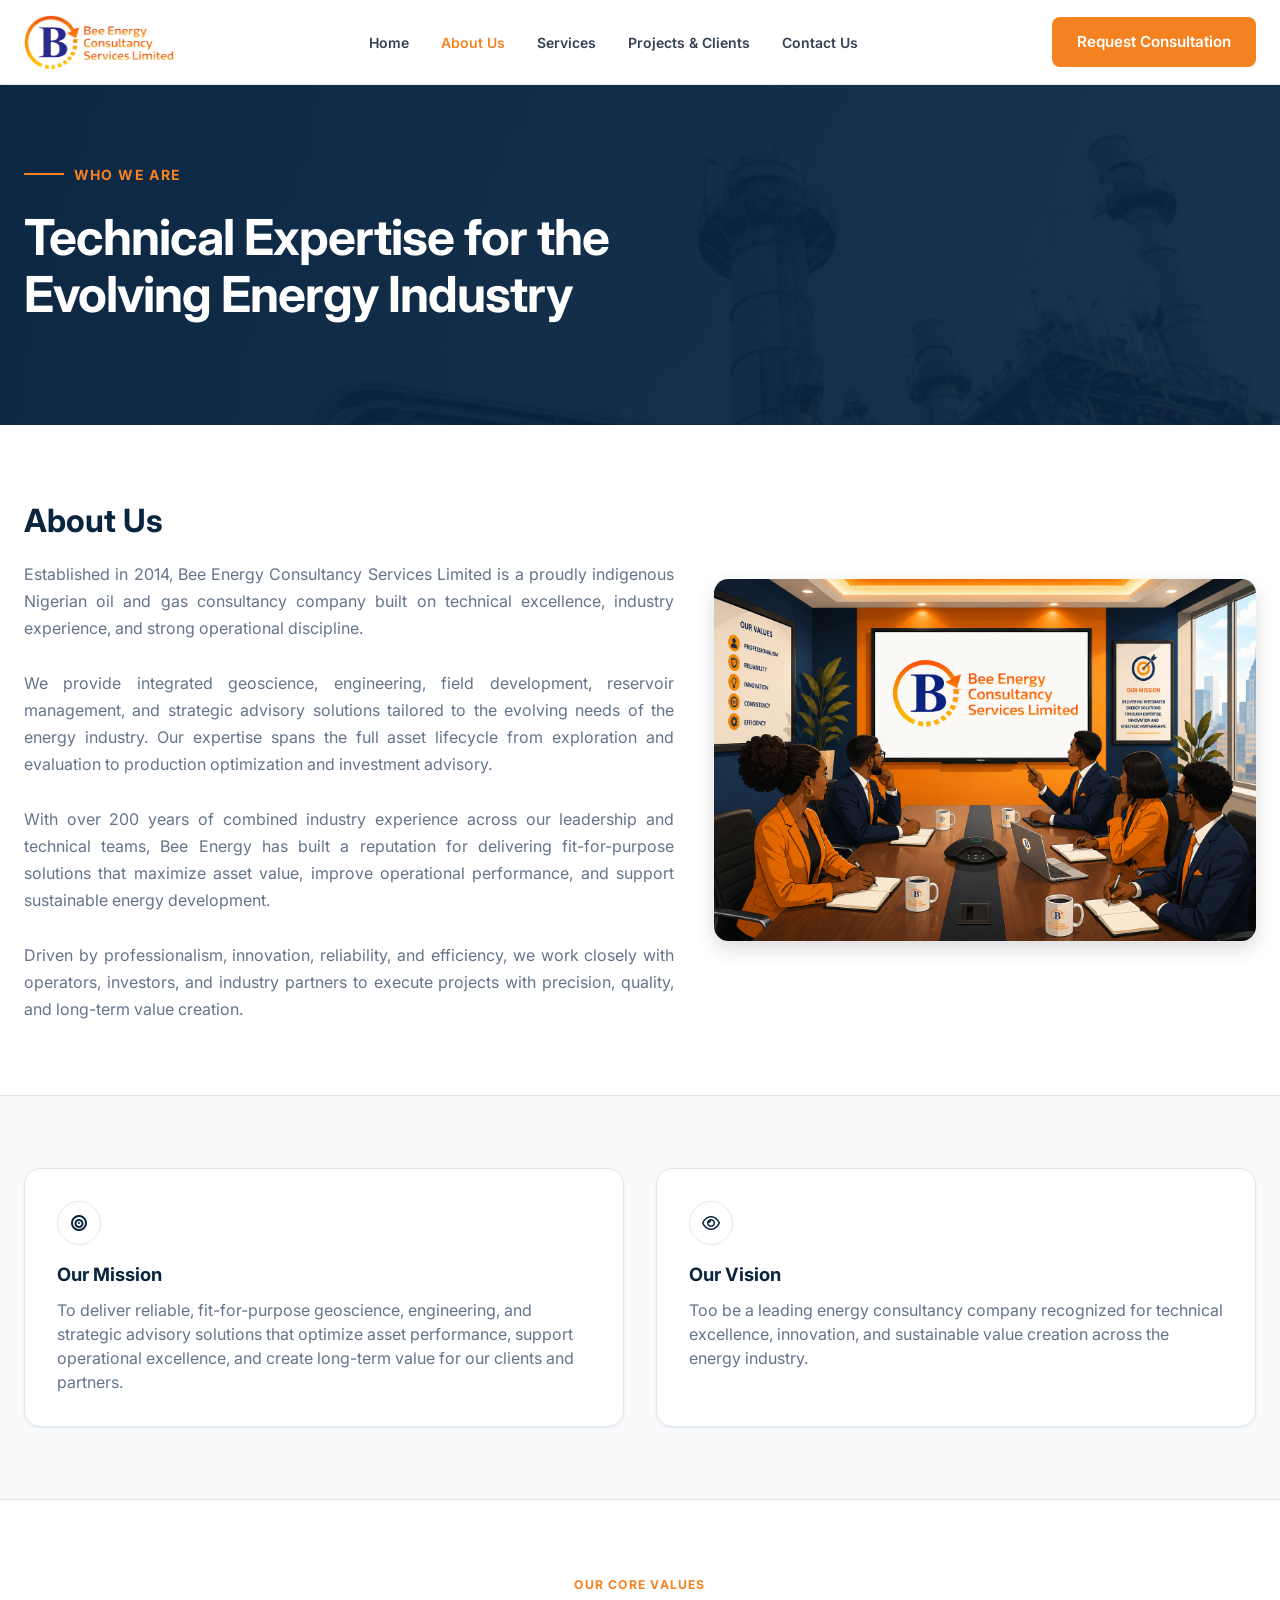
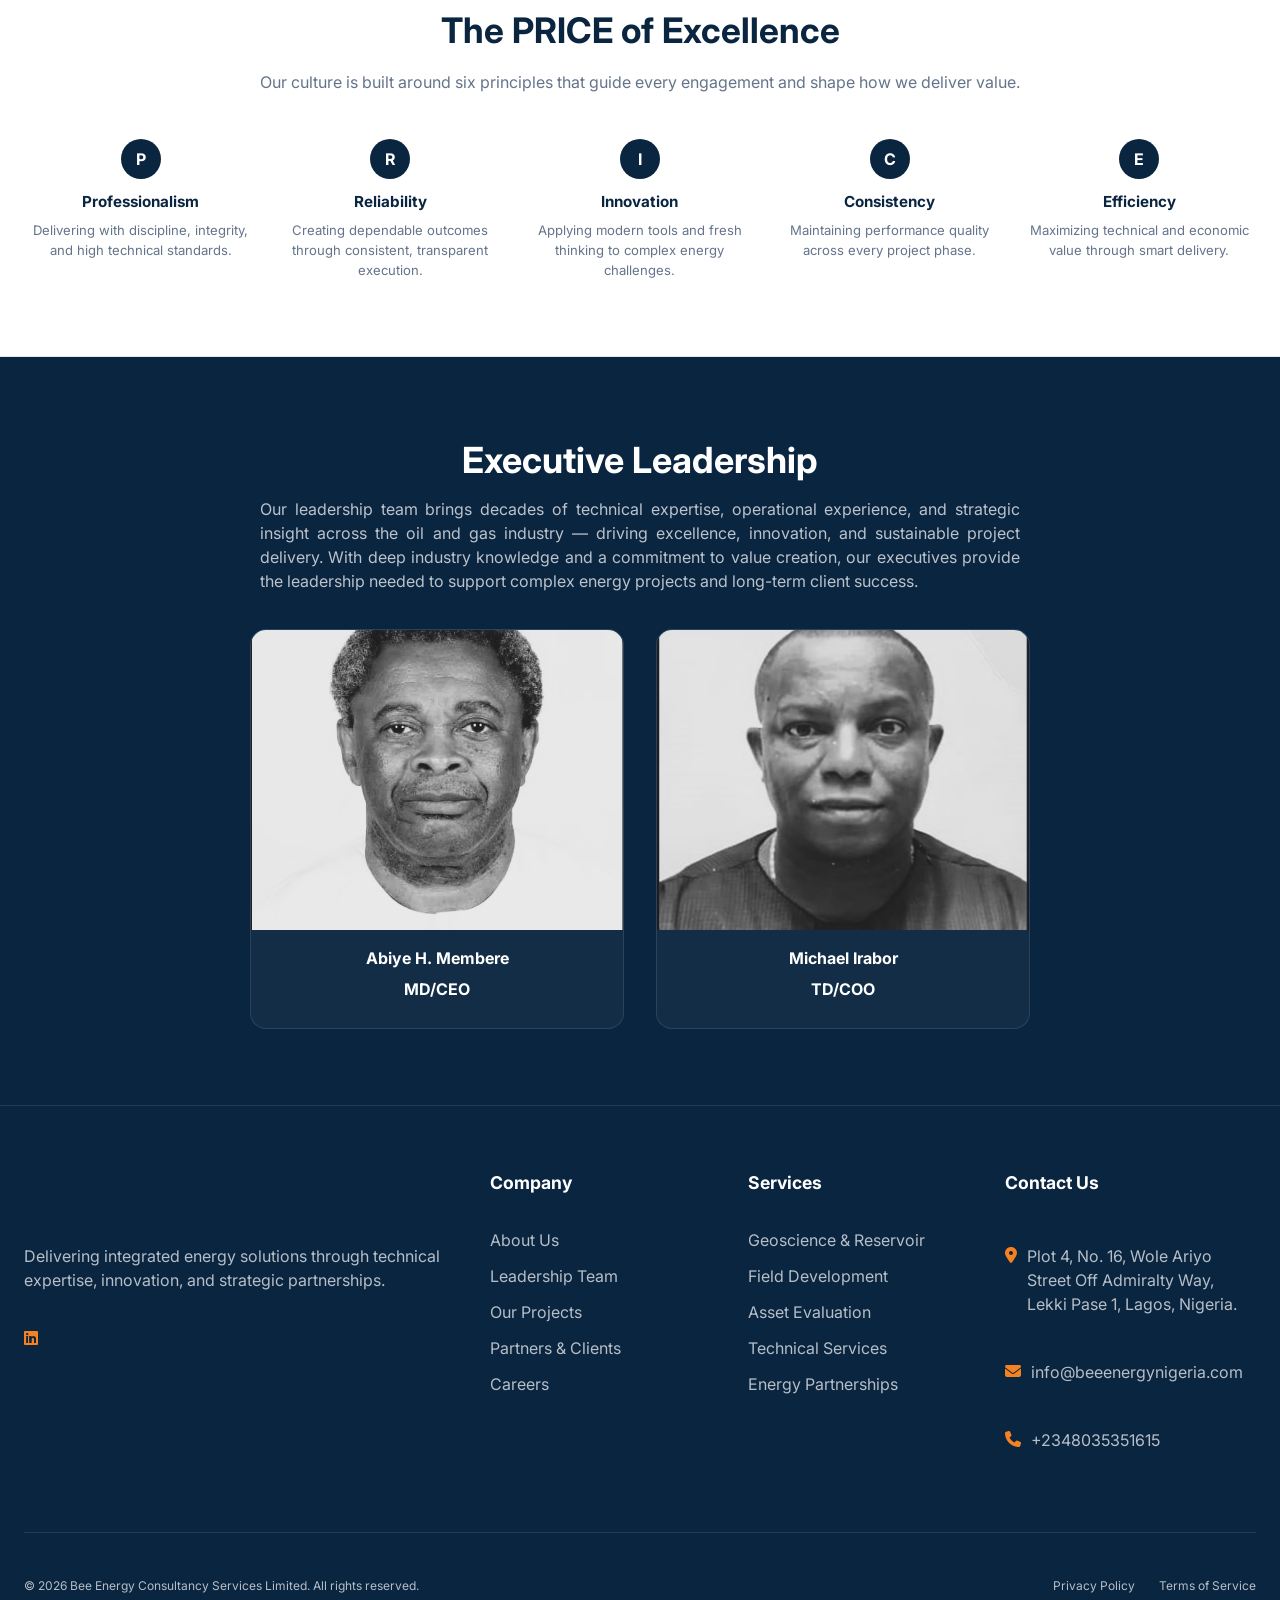
<file: about-us.html>
<!doctype html>
<html lang="en">
  <head>
    <meta charset="UTF-8" />
    <meta name="viewport" content="width=device-width, initial-scale=1.0" />
    <title>About Us | Bee Energy Consultancy Services Limited</title>
<meta
  name="description"
  content="Learn about Bee Energy Consultancy Services Limited, our leadership team, technical expertise, core values, and commitment to delivering integrated energy solutions."
/>
<!-- Favicon -->
<link rel="icon" type="image/png" href="images/favicon.png" />

<!-- Open Graph -->
<meta property="og:site_name" content="Bee Energy Consultancy Services Limited" />
<meta property="og:type" content="website" />
<meta property="og:title" content="Bee Energy Consultancy Services Limited" />
<meta property="og:description" content="Integrated energy solutions across the oil and gas value chain." />
<meta property="og:image" content="https://beeenergynigeria.com/images/logo.png" />
<meta property="og:url" content="https://beeenergynigeria.com" />

<!-- Twitter/X -->
<meta name="twitter:card" content="summary_large_image" />
<meta name="twitter:title" content="Bee Energy Consultancy Services Limited" />
<meta name="twitter:description" content="Integrated energy solutions across the oil and gas value chain." />
<meta name="twitter:image" content="https://beeenergynigeria.com/images/logo.png" />
    <link rel="preconnect" href="https://fonts.googleapis.com" />
    <link rel="preconnect" href="https://fonts.gstatic.com" crossorigin />
    <link
      href="https://fonts.googleapis.com/css2?family=Inter:wght@300;400;500;700;900&display=swap"
      rel="stylesheet"
    />
    <link
       rel="stylesheet"
  href="https://cdnjs.cloudflare.com/ajax/libs/font-awesome/6.5.1/css/all.min.css"
    />
    <link rel="stylesheet" href="styles/main.css" />
    <link rel="stylesheet" href="styles/about.css" />
  </head> 
  <body>
   

    <header class="site-header">
      <div class="container nav-shell">
       <a href="index.html" class="brand" aria-label="Bee Energy home">
  <img src="./images/logo.png" alt="Bee Energy Logo" class="logo" />
  
</a>


        <button
          id="menu-toggle"
          class="menu-toggle"
          type="button"
          aria-label="Open main menu"
          aria-expanded="false"
          aria-controls="primary-nav"
        >
          <i class="fa-solid fa-bars" aria-hidden="true"></i>
        </button>

        <nav id="primary-nav" class="primary-nav" aria-label="Primary">
          <a href="index.html">Home</a>
          <a class="active" href="about-us.html">About Us</a>
          <a href="services.html">Services</a>
          <a href="project_Clients.html">Projects & Clients</a>
          
          <a href="contact-us.html">Contact Us</a>
        </nav>

        <a href="contact-us.html" class="btn btn-accent nav-cta">Request Consultation</a>
      </div>
    </header>

    <main id="main-content">
      <section class="about-hero">
        <img
          class="about-hero-bg"
          src="images/shutter.png"
          alt="Energy operations control room"
        />
        <div class="about-hero-overlay"></div>
        <div class="container about-hero-content">
          <p class="eyebrow"><span></span>Who We Are</p>
<h1>Technical Expertise for the Evolving Energy Industry</h1>
        </div>
      </section>

      <section class="legacy">
        <div class="container legacy-grid">
          <div class="legacy-copy">
            <h2>About Us</h2>
            <p style="text-align: justify;">
              Established in 2014, Bee Energy Consultancy Services Limited is a proudly indigenous Nigerian oil and gas consultancy company built on technical excellence, industry experience, and strong operational discipline.<br><br>

We provide integrated geoscience, engineering, field development, reservoir management, and strategic advisory solutions tailored to the evolving needs of the energy industry. Our expertise spans the full asset lifecycle from exploration and evaluation to production optimization and investment advisory.<br><br>

With over 200 years of combined industry experience across our leadership and technical teams, Bee Energy has built a reputation for delivering fit-for-purpose solutions that maximize asset value, improve operational performance, and support sustainable energy development.<br><br>

Driven by professionalism, innovation, reliability, and efficiency, we work closely with operators, investors, and industry partners to execute projects with precision, quality, and long-term value creation.
            </p>
            
          </div>

          <article class="legacy-media" aria-label="Team experience highlight">
            <img
              src="images/about.png"
              alt="Bee Energy team in strategy meeting"
            />
            
          </article>
        </div>
      </section>

      <section class="mission-vision">
        <div class="container mission-grid">
          <article class="mission-card">
            <div class="card-icon"><i class="fa-solid fa-bullseye" aria-hidden="true"></i></div>
            <h3>Our Mission</h3>
            <p>
              To deliver reliable, fit-for-purpose geoscience, engineering, and strategic advisory solutions that optimize asset performance, support operational excellence, and create long-term value for our clients and partners.
            </p>
          </article>

          <article class="mission-card">
            <div class="card-icon"><i class="fa-regular fa-eye" aria-hidden="true"></i></div>
            <h3>Our Vision</h3>
            <p>
              Too be a leading energy consultancy company recognized for technical excellence, innovation, and sustainable value creation across the energy industry.
            </p>
          </article>
        </div>
      </section>

      <section class="values">
        <div class="container">
          <div class="values-head">
            <p>Our Core Values</p>
            <h2>The PRICE of Excellence</h2>
            <p>
              Our culture is built around six principles that guide every engagement and shape how we deliver value.
            </p>
          </div>

          <div class="value-grid">
            <article class="value-item">
              <div class="value-icon">P</div>
              <h3>Professionalism</h3>
              <p>Delivering with discipline, integrity, and high technical standards.</p>
            </article>
            <article class="value-item">
              <div class="value-icon">R</div>
              <h3>Reliability</h3>
              <p>Creating dependable outcomes through consistent, transparent execution.</p>
            </article>
            <article class="value-item">
              <div class="value-icon">I</div>
              <h3>Innovation</h3>
              <p>Applying modern tools and fresh thinking to complex energy challenges.</p>
            </article>
            <article class="value-item">
              <div class="value-icon">C</div>
              <h3>Consistency</h3>
              <p>Maintaining performance quality across every project phase.</p>
            </article>
            <article class="value-item">
              <div class="value-icon">E</div>
              <h3>Efficiency</h3>
              <p>Maximizing technical and economic value through smart delivery.</p>
            </article>
          </div>
        </div>
      </section>

      <section class="leadership">
        <div class="container">
          <div class="leadership-head">
            <h2>Executive Leadership</h2>
            <p style="text-align: justify;">Our leadership team brings decades of technical expertise, operational experience, and strategic insight across the oil and gas industry — driving excellence, innovation, and sustainable project delivery. With deep industry knowledge and a commitment to value creation, our executives provide the leadership needed to support complex energy projects and long-term client success.</p>
          </div>

          <div class="leader-grid">
            <article class="leader-card">
              <img
                src="images/md.png"
                alt="Portrait of Managing Director"
              />
              <div class="leader-body">
                <h3>Abiye H. Membere</h3>
                <h3>MD/CEO</h3>
                
              </div>
            </article>

            <article class="leader-card">
              <img
                src="images/td.png"
                alt="Portrait of Technical Director"
              />
              <div class="leader-body">
                  <h3>Michael Irabor</h3>
                <h3>TD/COO</h3>
              </div>
            </article>
          </div>
        </div>
      </section>
    </main>

  <footer class="site-footer">
      <div class="container">
        <div class="footer-grid">
          <div>
            <div class="brand footer-brand">
              <i class="fa-solid fa-hexagon" aria-hidden="true"></i>
              <span>Bee Energy</span>
            </div>
            <p>
               Delivering integrated energy solutions through technical expertise,
  innovation, and strategic partnerships.
            </p>
            <div class="socials">
              <a href="https://www.linkedin.com/company/bee-energy-consultancy-services-ltd/?viewAsMember=true" aria-label="LinkedIn"><i class="fa-brands fa-linkedin" aria-hidden="true"></i></a>
             <!-- <a href="#" aria-label="X/Twitter"><i class="fa-brands fa-x-twitter" aria-hidden="true"></i></a>-->
            </div>
          </div>

          <div>
            <h3>Company</h3>
            <a href="about-us.html">About Us</a>
            <a href="about-us.html">Leadership Team</a>
            <a href="project_Clients.html">Our Projects</a>
            <a href="partners.html">Partners &amp; Clients</a>
            <a href="contact-us.html">Careers</a>
          </div>

          <div>
            <h3>Services</h3>
            <a href="services.html">Geoscience &amp; Reservoir</a>
            <a href="services.html">Field Development</a>
            <a href="services.html">Asset Evaluation</a>
            <a href="services.html">Technical Services</a>
            <a href="services.html">Energy Partnerships</a>
          </div>

          <div>
            <h3>Contact Us</h3>
            <p class="contact-item"><i class="fa-solid fa-location-dot" aria-hidden="true"></i> Plot 4, No. 16, Wole Ariyo Street Off Admiralty Way, Lekki Pase 1, Lagos, Nigeria.</p>
            <p class="contact-item"><i class="fa-solid fa-envelope" aria-hidden="true"></i> info@beeenergynigeria.com</p>
            <p class="contact-item"><i class="fa-solid fa-phone" aria-hidden="true"></i> +2348035351615</p>
          </div>
        </div>

        <div class="footer-bottom">
          <p>© 2026 Bee Energy Consultancy Services Limited. All rights reserved.</p>
          <div>
            <a href="privacy-policy.html">Privacy Policy</a>
            <a href="terms.html">Terms of Service</a>
          </div>
        </div>
      </div>
    </footer>

    <script src="js/main.js"></script>
  </body>
</html>
</file>
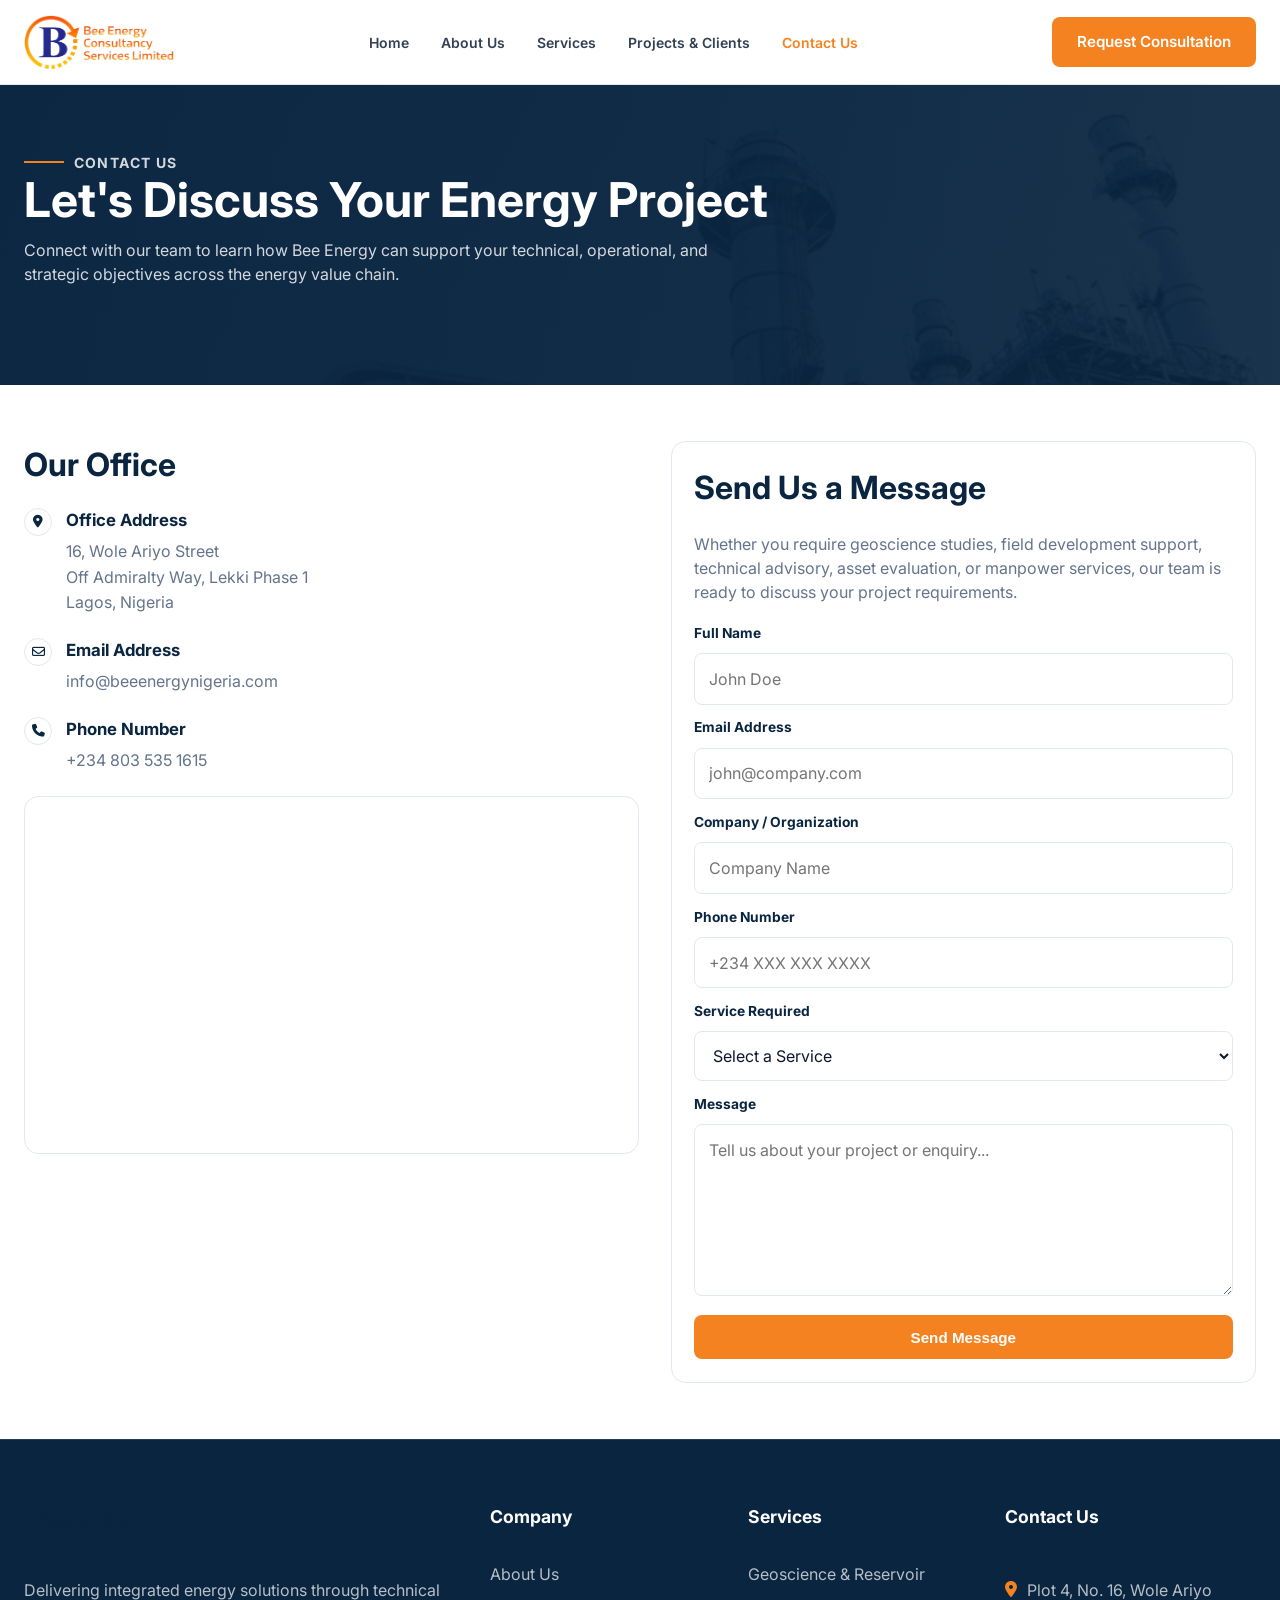
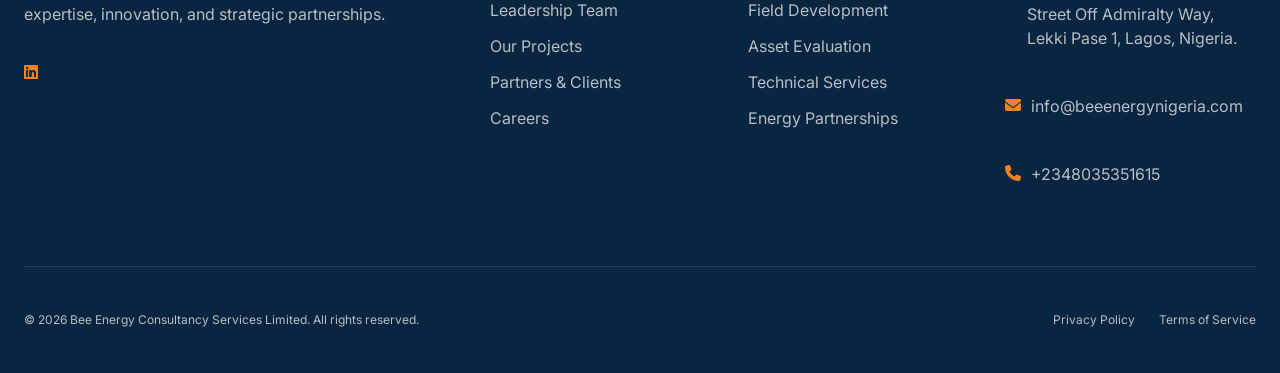
<file: contact-us.html>
<!doctype html>
<html lang="en">
  <head>
    <meta charset="UTF-8" />
    <meta name="viewport" content="width=device-width, initial-scale=1.0" />
    <title>Contact Us | Bee Energy Consultancy Services Limited</title>
<meta
  name="description"
  content="Contact Bee Energy Consultancy Services Limited for geoscience studies, field development planning, technical advisory, asset evaluation, and energy consulting services."
/>
<!-- Favicon -->
<link rel="icon" type="image/png" href="images/favicon.png" />

<!-- Open Graph -->
<meta property="og:site_name" content="Bee Energy Consultancy Services Limited" />
<meta property="og:type" content="website" />
<meta property="og:title" content="Bee Energy Consultancy Services Limited" />
<meta property="og:description" content="Integrated energy solutions across the oil and gas value chain." />
<meta property="og:image" content="https://beeenergynigeria.com/images/logo.png" />
<meta property="og:url" content="https://beeenergynigeria.com" />

<!-- Twitter/X -->
<meta name="twitter:card" content="summary_large_image" />
<meta name="twitter:title" content="Bee Energy Consultancy Services Limited" />
<meta name="twitter:description" content="Integrated energy solutions across the oil and gas value chain." />
<meta name="twitter:image" content="https://beeenergynigeria.com/images/logo.png" />
    <link rel="preconnect" href="https://fonts.googleapis.com" />
    <link rel="preconnect" href="https://fonts.gstatic.com" crossorigin />
    <link
      href="https://fonts.googleapis.com/css2?family=Inter:wght@300;400;500;700;900&display=swap"
      rel="stylesheet"
    />
    <link
     rel="stylesheet"
  href="https://cdnjs.cloudflare.com/ajax/libs/font-awesome/6.5.1/css/all.min.css"
    />
    <link rel="stylesheet" href="styles/main.css" />
    <link rel="stylesheet" href="styles/contact.css" />
  </head>
  <body>
    <a class="skip-link" href="#main-content">Skip to content</a>

     <header class="site-header">
      <div class="container nav-shell">
       <a href="index.html" class="brand" aria-label="Bee Energy home">
  <img src="images/logo.png" alt="Bee Energy Logo" class="logo" />
  
</a>

        <button
          id="menu-toggle"
          class="menu-toggle"
          type="button"
          aria-label="Open main menu"
          aria-expanded="false"
          aria-controls="primary-nav"
        >
          <i class="fa-solid fa-bars" aria-hidden="true"></i>
        </button>

        <nav id="primary-nav" class="primary-nav" aria-label="Primary">
          <a href="index.html">Home</a>
          <a href="about-us.html">About Us</a>
          <a href="services.html">Services</a>
          <a href="project_Clients.html">Projects & Clients</a>
          
          <a class="active" href="contact-us.html">Contact Us</a>
        </nav>

        <a href="contact-us.html" class="btn btn-accent nav-cta">Request Consultation</a>
      </div>
    </header>

    <main id="main-content">
  <section class="contact-hero">
    <img
      class="contact-hero-bg"
      src="images/shutter.png"
      alt="Bee Energy office and operations"
    />
    <div class="contact-hero-overlay"></div>

    <div class="container contact-hero-content">
      <p class="eyebrow"><span></span>Contact Us</p>

      <h1>Let's Discuss Your Energy Project</h1>

      <p>
        Connect with our team to learn how Bee Energy can support your
        technical, operational, and strategic objectives across the energy value chain.
      </p>
    </div>
  </section>

  <section class="contact-main">
    <div class="container contact-grid">

      <!-- Contact Information -->
      <div class="hq-panel">

        <h2>Our Office</h2>

        <article class="contact-line">
          <div class="line-icon">
            <i class="fa-solid fa-location-dot"></i>
          </div>

          <div>
            <h3>Office Address</h3>
            <p>16, Wole Ariyo Street</p>
            <p>Off Admiralty Way, Lekki Phase 1</p>
            <p>Lagos, Nigeria</p>
          </div>
        </article>

        <article class="contact-line">
          <div class="line-icon">
            <i class="fa-regular fa-envelope"></i>
          </div>

          <div>
            <h3>Email Address</h3>
            <p>
              <a href="mailto:info@beeenergynigeria.com">
                info@beeenergynigeria.com
              </a>
            </p>
          </div>
        </article>

        <article class="contact-line">
          <div class="line-icon">
            <i class="fa-solid fa-phone"></i>
          </div>

          <div>
            <h3>Phone Number</h3>
            <p>
              <a href="tel:+2348035351615">
                +234 803 535 1615
              </a>
            </p>
          </div>
        </article>

        <div class="map-card">
          <iframe
            title="Bee Energy Office Location"
            src="https://maps.google.com/maps?q=Admiralty%20Way%20Lekki%20Phase%201%20Lagos&t=&z=15&ie=UTF8&iwloc=&output=embed"
            width="100%"
            height="350"
            style="border:0;"
            allowfullscreen=""
            loading="lazy"
            referrerpolicy="no-referrer-when-downgrade">
          </iframe>
        </div>

      </div>

      <!-- Contact Form -->
      <section class="form-panel" aria-label="Contact form">

  <h2>Send Us a Message</h2>

  <p>
    Whether you require geoscience studies, field development support,
    technical advisory, asset evaluation, or manpower services,
    our team is ready to discuss your project requirements.
  </p>

  <form
    class="contact-form"
    action="https://formsubmit.co/info@beeenergynigeria.com"
    method="POST"
  >

    <!-- FormSubmit Settings -->
    <input type="hidden" name="_subject" value="New Enquiry from Bee Energy Website">
    <input type="hidden" name="_captcha" value="false">
    <input type="hidden" name="_template" value="table">

    <label for="fullName">Full Name</label>
    <input
      id="fullName"
      name="Full Name"
      type="text"
      placeholder="John Doe"
      required
    />

    <label for="email">Email Address</label>
    <input
      id="email"
      name="Email"
      type="email"
      placeholder="john@company.com"
      required
    />

    <label for="company">Company / Organization</label>
    <input
      id="company"
      name="Company"
      type="text"
      placeholder="Company Name"
    />

    <label for="phone">Phone Number</label>
    <input
      id="phone"
      name="Phone Number"
      type="tel"
      placeholder="+234 XXX XXX XXXX"
    />

    <label for="subject">Service Required</label>
    <select id="subject" name="Service Required" required>
      <option value="">Select a Service</option>
      <option value="Geology & Geophysics Studies">
        Geology & Geophysics Studies
      </option>
      <option value="Field Development Studies">
        Field Development Studies
      </option>
      <option value="Surface & Subsurface Technical Services">
        Surface & Subsurface Technical Services
      </option>
      <option value="Asset Evaluation & Investment Advisory">
        Asset Evaluation & Investment Advisory
      </option>
      <option value="Technical & Funding Advisory">
        Technical & Funding Advisory
      </option>
      <option value="Technical Manpower Services">
        Technical Manpower Services
      </option>
      <option value="General Enquiry">
        General Enquiry
      </option>
    </select>

    <label for="message">Message</label>
    <textarea
      id="message"
      name="Message"
      rows="6"
      placeholder="Tell us about your project or enquiry..."
      required></textarea>

    <button type="submit" class="btn btn-accent btn-submit">
      Send Message
    </button>

  </form>

</section>

    </div>
  </section>
</main>
   

     <footer class="site-footer">
      <div class="container">
        <div class="footer-grid">
          <div>
            <div class="brand footer-brand">
              <i class="fa-solid fa-hexagon" aria-hidden="true"></i>
              <span>Bee Energy</span>
            </div>
            <p>
               Delivering integrated energy solutions through technical expertise,
  innovation, and strategic partnerships.
            </p>
            <div class="socials">
              <a href="https://www.linkedin.com/company/bee-energy-consultancy-services-ltd/?viewAsMember=true" aria-label="LinkedIn"><i class="fa-brands fa-linkedin" aria-hidden="true"></i></a>
             <!-- <a href="#" aria-label="X/Twitter"><i class="fa-brands fa-x-twitter" aria-hidden="true"></i></a>-->
            </div>
          </div>

          <div>
            <h3>Company</h3>
            <a href="about-us.html">About Us</a>
            <a href="about-us.html">Leadership Team</a>
            <a href="project_Clients.html">Our Projects</a>
            <a href="partners.html">Partners &amp; Clients</a>
            <a href="contact-us.html">Careers</a>
          </div>

          <div>
            <h3>Services</h3>
            <a href="services.html">Geoscience &amp; Reservoir</a>
            <a href="services.html">Field Development</a>
            <a href="services.html">Asset Evaluation</a>
            <a href="services.html">Technical Services</a>
            <a href="services.html">Energy Partnerships</a>
          </div>

          <div>
            <h3>Contact Us</h3>
            <p class="contact-item"><i class="fa-solid fa-location-dot" aria-hidden="true"></i> Plot 4, No. 16, Wole Ariyo Street Off Admiralty Way, Lekki Pase 1, Lagos, Nigeria.</p>
            <p class="contact-item"><i class="fa-solid fa-envelope" aria-hidden="true"></i> info@beeenergynigeria.com</p>
            <p class="contact-item"><i class="fa-solid fa-phone" aria-hidden="true"></i> +2348035351615</p>
          </div>
        </div>

        <div class="footer-bottom">
          <p>© 2026 Bee Energy Consultancy Services Limited. All rights reserved.</p>
          <div>
            <a href="privacy-policy.html">Privacy Policy</a>
            <a href="terms.html">Terms of Service</a>
          </div>
        </div>
      </div>
    </footer>

    <script src="js/main.js"></script>
  </body>
</html>
</file>
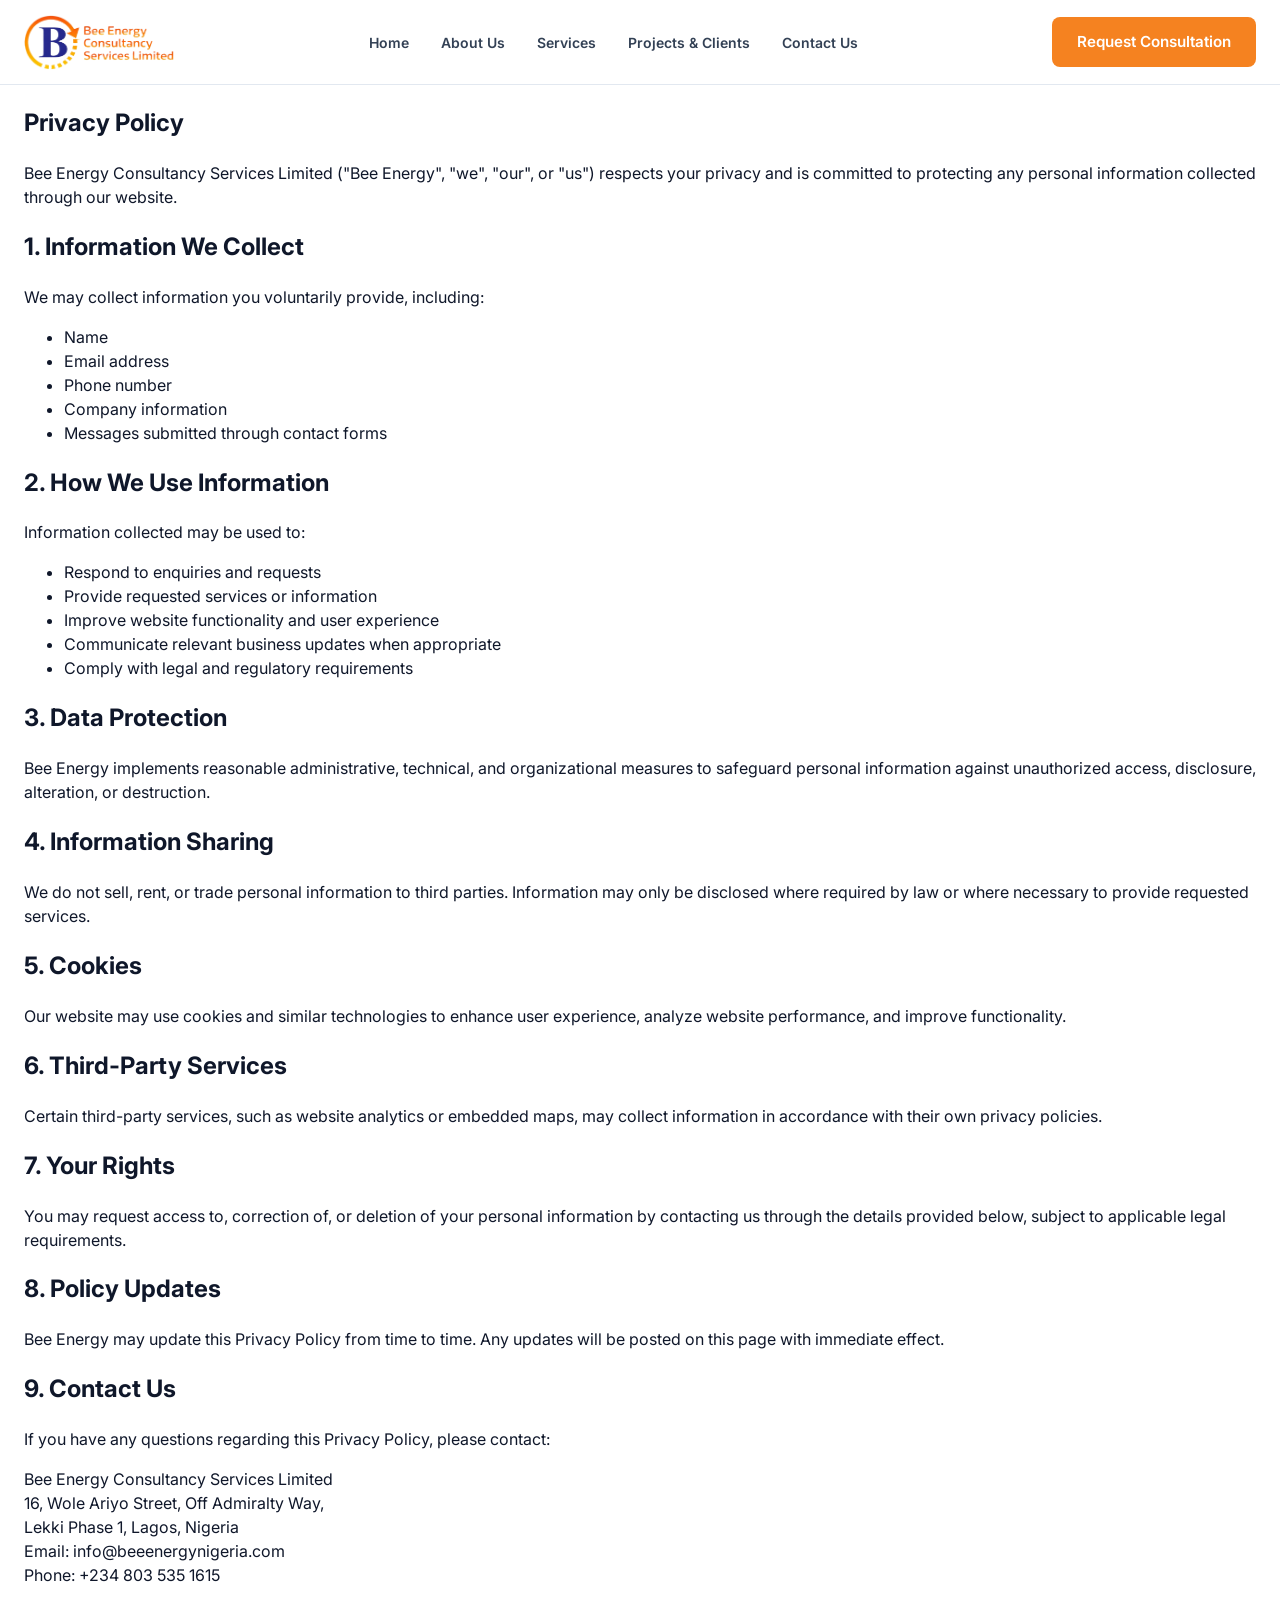
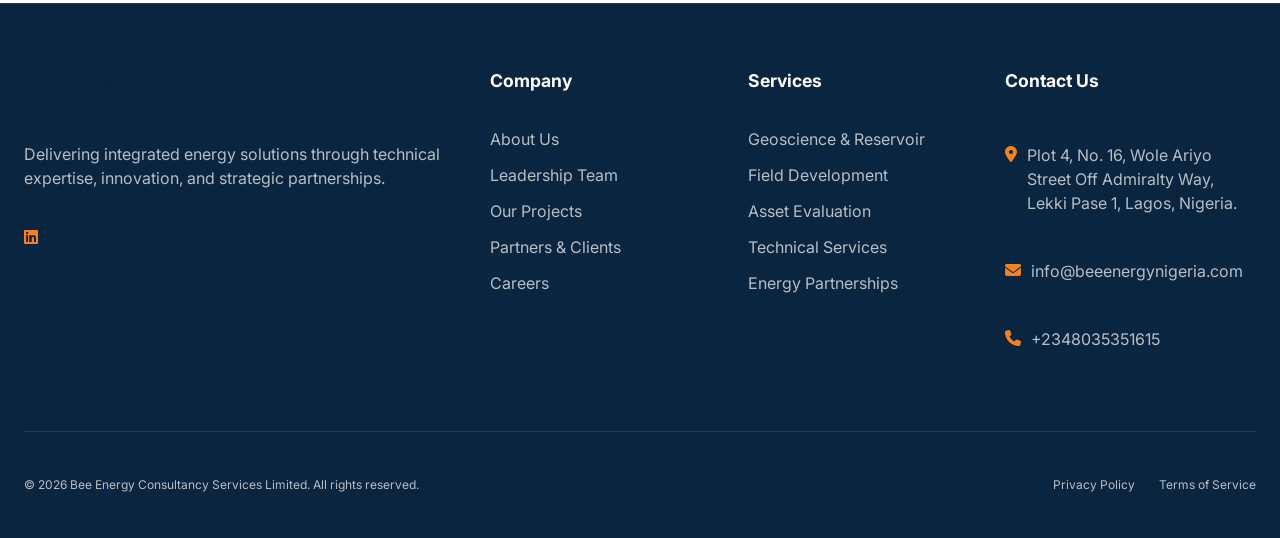
<file: privacy-policy.html>
<!doctype html>
<html lang="en">
  <head>
    <meta charset="UTF-8" />
    <meta name="viewport" content="width=device-width, initial-scale=1.0" />
   <title>Privacy Policy | Bee Energy Consultancy Services Limited</title>
<meta
  name="description"
  content="Read the Privacy Policy of Bee Energy Consultancy Services Limited and learn how we collect, use, and protect personal information."
/>
<!-- Favicon -->
<link rel="icon" type="image/png" href="images/favicon.png" />

<!-- Open Graph -->
<meta property="og:site_name" content="Bee Energy Consultancy Services Limited" />
<meta property="og:type" content="website" />
<meta property="og:title" content="Bee Energy Consultancy Services Limited" />
<meta property="og:description" content="Integrated energy solutions across the oil and gas value chain." />
<meta property="og:image" content="https://beeenergynigeria.com/images/logo.png" />
<meta property="og:url" content="https://beeenergynigeria.com" />

<!-- Twitter/X -->
<meta name="twitter:card" content="summary_large_image" />
<meta name="twitter:title" content="Bee Energy Consultancy Services Limited" />
<meta name="twitter:description" content="Integrated energy solutions across the oil and gas value chain." />
<meta name="twitter:image" content="https://beeenergynigeria.com/images/logo.png" />
    <link rel="preconnect" href="https://fonts.googleapis.com" />
    <link rel="preconnect" href="https://fonts.gstatic.com" crossorigin />
    <link
      href="https://fonts.googleapis.com/css2?family=Inter:wght@300;400;500;700;900&display=swap"
      rel="stylesheet"
    />
    <link
      rel="stylesheet"
  href="https://cdnjs.cloudflare.com/ajax/libs/font-awesome/6.5.1/css/all.min.css"
    />
    <link rel="stylesheet" href="styles/main.css" />
  </head>
  <body>
    

    <header class="site-header">
      <div class="container nav-shell">
       <a href="index.html" class="brand" aria-label="Bee Energy home">
  <img src="images/logo.png" alt="Bee Energy Logo" class="logo" />
  
</a>

        <button
          id="menu-toggle"
          class="menu-toggle"
          type="button"
          aria-label="Open main menu"
          aria-expanded="false"
          aria-controls="primary-nav"
        >
          <i class="fa-solid fa-bars" aria-hidden="true"></i>
        </button>

        <nav id="primary-nav" class="primary-nav" aria-label="Primary">
          <a href="index.html">Home</a>
          <a href="about-us.html">About Us</a>
          <a href="services.html">Services</a>
          <a href="project_Clients.html">Projects & Clients</a>
          
          <a href="contact-us.html">Contact Us</a>
        </nav>

        <a href="contact-us.html" class="btn btn-accent nav-cta">Request Consultation</a>
      </div>
    </header>

    <main id="main-content">
<section class="legal-page">
  <div class="container">

    <h1>Privacy Policy</h1>

    <p>
      Bee Energy Consultancy Services Limited ("Bee Energy", "we", "our", or "us")
      respects your privacy and is committed to protecting any personal information
      collected through our website.
    </p>

    <h2>1. Information We Collect</h2>
    <p>
      We may collect information you voluntarily provide, including:
    </p>

    <ul>
      <li>Name</li>
      <li>Email address</li>
      <li>Phone number</li>
      <li>Company information</li>
      <li>Messages submitted through contact forms</li>
    </ul>

    <h2>2. How We Use Information</h2>
    <p>
      Information collected may be used to:
    </p>

    <ul>
      <li>Respond to enquiries and requests</li>
      <li>Provide requested services or information</li>
      <li>Improve website functionality and user experience</li>
      <li>Communicate relevant business updates when appropriate</li>
      <li>Comply with legal and regulatory requirements</li>
    </ul>

    <h2>3. Data Protection</h2>
    <p>
      Bee Energy implements reasonable administrative, technical, and
      organizational measures to safeguard personal information against
      unauthorized access, disclosure, alteration, or destruction.
    </p>

    <h2>4. Information Sharing</h2>
    <p>
      We do not sell, rent, or trade personal information to third parties.
      Information may only be disclosed where required by law or where necessary
      to provide requested services.
    </p>

    <h2>5. Cookies</h2>
    <p>
      Our website may use cookies and similar technologies to enhance
      user experience, analyze website performance, and improve functionality.
    </p>

    <h2>6. Third-Party Services</h2>
    <p>
      Certain third-party services, such as website analytics or embedded maps,
      may collect information in accordance with their own privacy policies.
    </p>

    <h2>7. Your Rights</h2>
    <p>
      You may request access to, correction of, or deletion of your personal
      information by contacting us through the details provided below,
      subject to applicable legal requirements.
    </p>

    <h2>8. Policy Updates</h2>
    <p>
      Bee Energy may update this Privacy Policy from time to time.
      Any updates will be posted on this page with immediate effect.
    </p>

    <h2>9. Contact Us</h2>
    <p>
      If you have any questions regarding this Privacy Policy,
      please contact:
    </p>

    <p>
      Bee Energy Consultancy Services Limited<br>
      16, Wole Ariyo Street, Off Admiralty Way,<br>
      Lekki Phase 1, Lagos, Nigeria<br>
      Email: info@beeenergynigeria.com<br>
      Phone: +234 803 535 1615
    </p>

  </div>
</section>
</main>
    <footer class="site-footer">
      <div class="container">
        <div class="footer-grid">
          <div>
            <div class="brand footer-brand">
              <i class="fa-solid fa-hexagon" aria-hidden="true"></i>
              <span>Bee Energy</span>
            </div>
            <p>
               Delivering integrated energy solutions through technical expertise,
  innovation, and strategic partnerships.
            </p>
            <div class="socials">
              <a href="https://www.linkedin.com/company/bee-energy-consultancy-services-ltd/?viewAsMember=true" aria-label="LinkedIn"><i class="fa-brands fa-linkedin" aria-hidden="true"></i></a>
             <!-- <a href="#" aria-label="X/Twitter"><i class="fa-brands fa-x-twitter" aria-hidden="true"></i></a>-->
            </div>
          </div>

          <div>
            <h3>Company</h3>
            <a href="about-us.html">About Us</a>
            <a href="about-us.html">Leadership Team</a>
            <a href="project_Clients.html">Our Projects</a>
            <a href="partners.html">Partners &amp; Clients</a>
            <a href="contact-us.html">Careers</a>
          </div>

          <div>
            <h3>Services</h3>
            <a href="services.html">Geoscience &amp; Reservoir</a>
            <a href="services.html">Field Development</a>
            <a href="services.html">Asset Evaluation</a>
            <a href="services.html">Technical Services</a>
            <a href="services.html">Energy Partnerships</a>
          </div>

          <div>
            <h3>Contact Us</h3>
            <p class="contact-item"><i class="fa-solid fa-location-dot" aria-hidden="true"></i> Plot 4, No. 16, Wole Ariyo Street Off Admiralty Way, Lekki Pase 1, Lagos, Nigeria.</p>
            <p class="contact-item"><i class="fa-solid fa-envelope" aria-hidden="true"></i> info@beeenergynigeria.com</p>
            <p class="contact-item"><i class="fa-solid fa-phone" aria-hidden="true"></i> +2348035351615</p>
          </div>
        </div>

        <div class="footer-bottom">
          <p>© 2026 Bee Energy Consultancy Services Limited. All rights reserved.</p>
          <div>
            <a href="privacy-policy.html">Privacy Policy</a>
            <a href="terms.html">Terms of Service</a>
          </div>
        </div>
      </div>
    </footer>

    <script src="js/main.js"></script>
  </body>
</html>
</file>
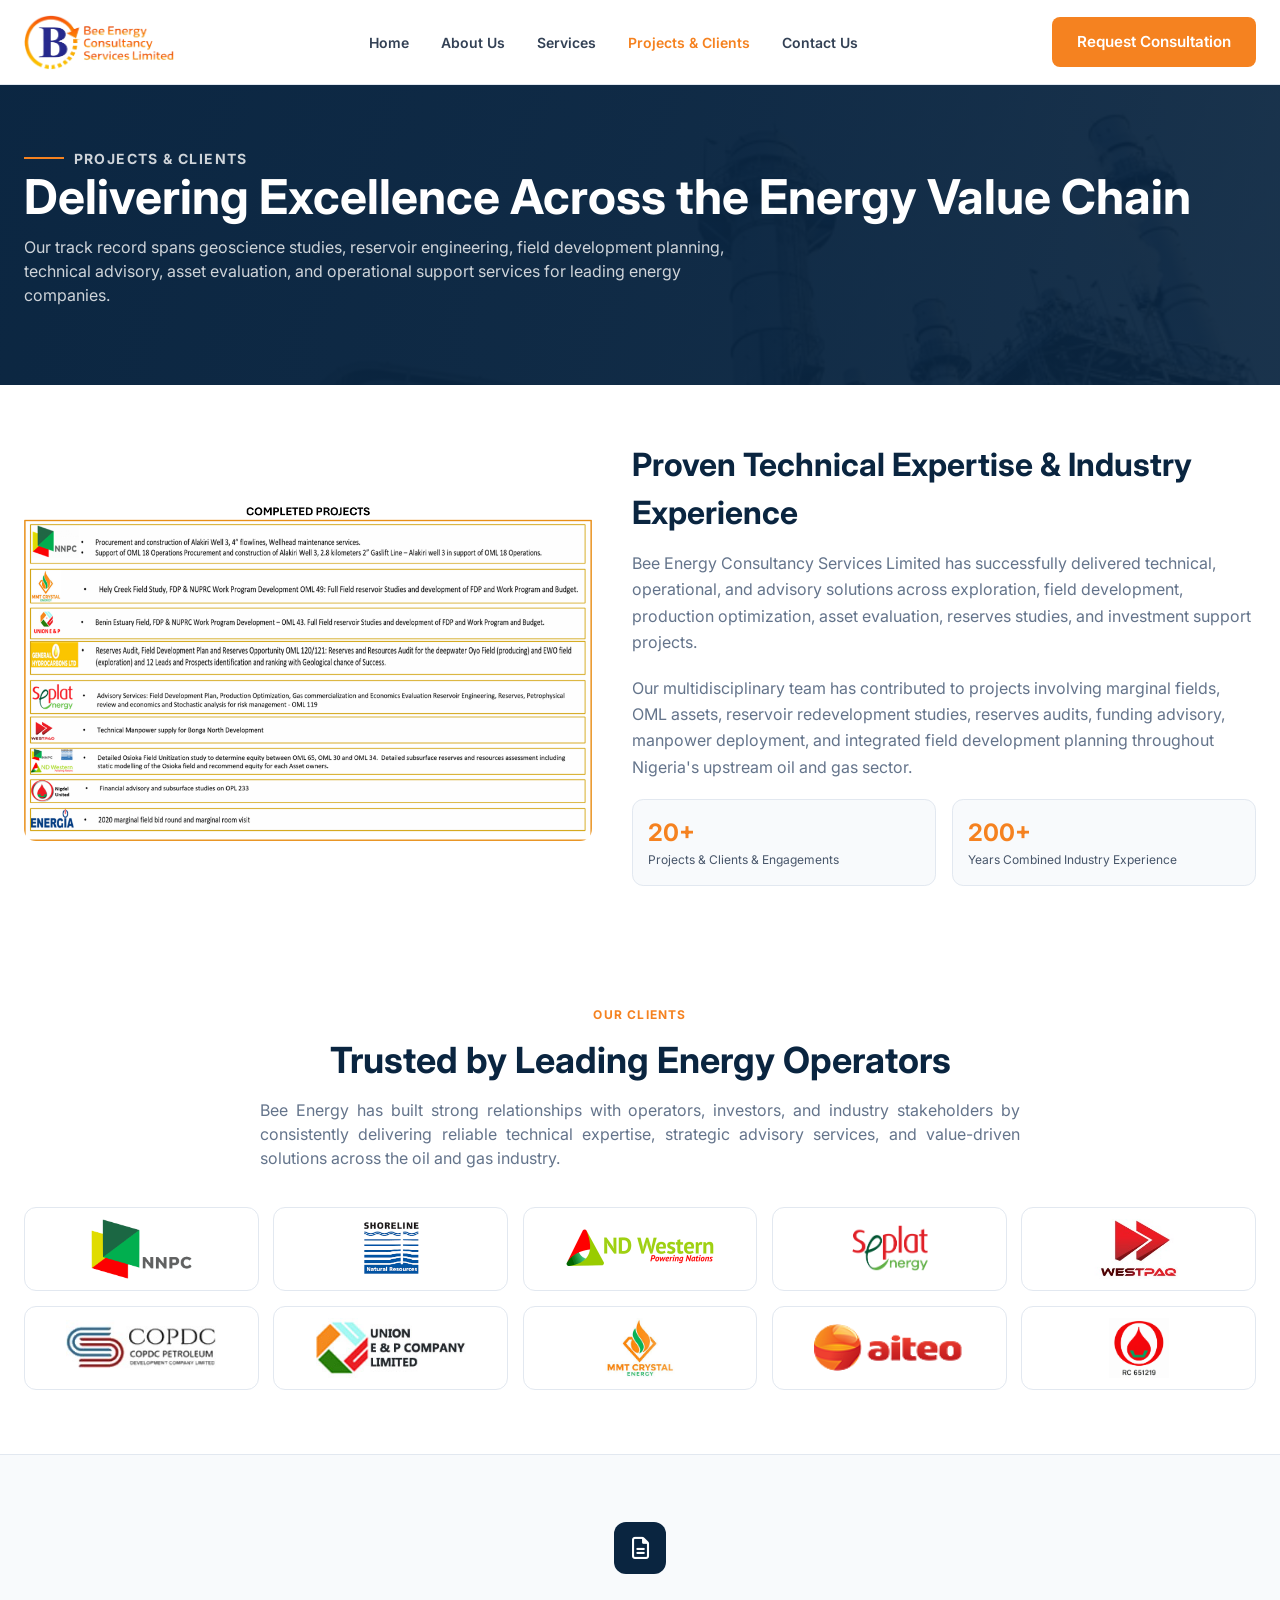
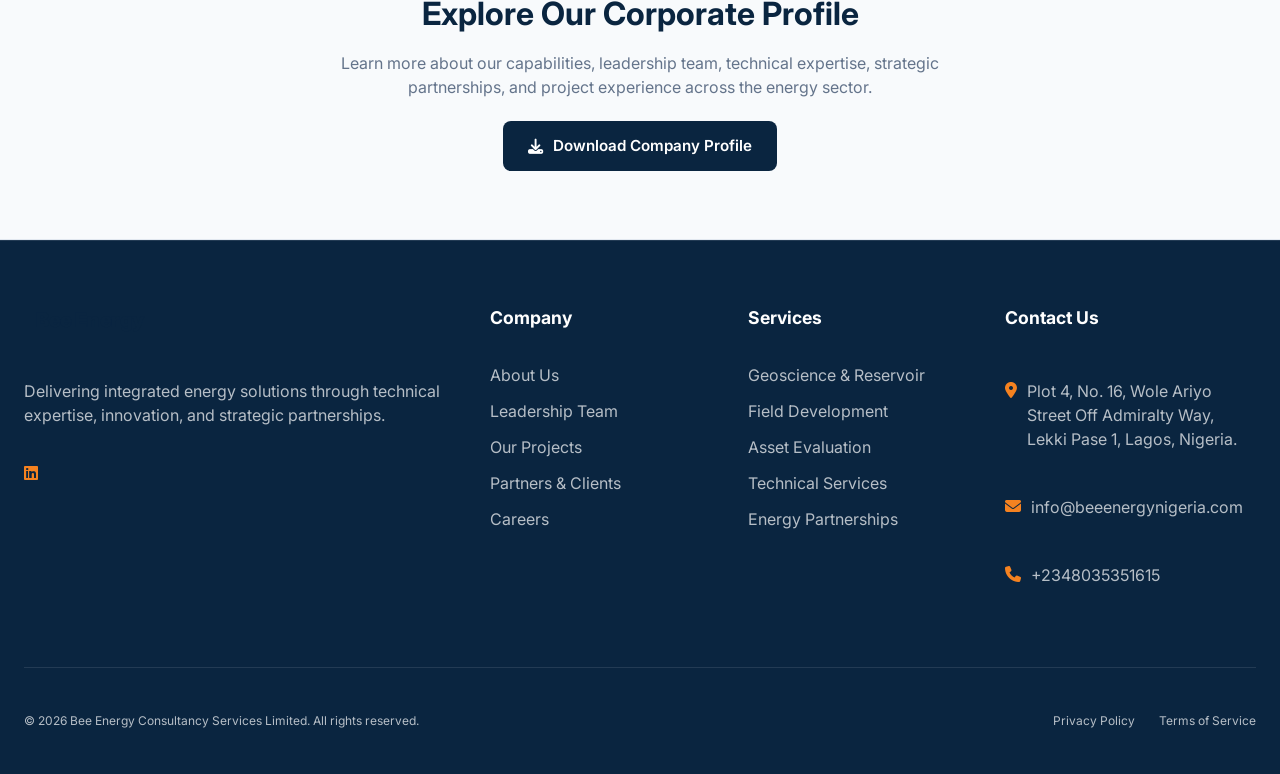
<file: project_clients.html>
<!doctype html>
<html lang="en">
  <head>
    <meta charset="UTF-8" />
    <meta name="viewport" content="width=device-width, initial-scale=1.0" />
    <title>Projects & Clients | Bee Energy Consultancy Services Limited</title>
<meta
  name="description"
  content="Discover Bee Energy's project experience, technical expertise, and trusted relationships with leading operators, investors, and energy industry stakeholders."
/>
<!-- Favicon -->
<link rel="icon" type="image/png" href="images/favicon.png" />

<!-- Open Graph -->
<meta property="og:site_name" content="Bee Energy Consultancy Services Limited" />
<meta property="og:type" content="website" />
<meta property="og:title" content="Bee Energy Consultancy Services Limited" />
<meta property="og:description" content="Integrated energy solutions across the oil and gas value chain." />
<meta property="og:image" content="https://beeenergynigeria.com/images/logo.png" />
<meta property="og:url" content="https://beeenergynigeria.com" />

<!-- Twitter/X -->
<meta name="twitter:card" content="summary_large_image" />
<meta name="twitter:title" content="Bee Energy Consultancy Services Limited" />
<meta name="twitter:description" content="Integrated energy solutions across the oil and gas value chain." />
<meta name="twitter:image" content="https://beeenergynigeria.com/images/logo.png" />
    <link rel="preconnect" href="https://fonts.googleapis.com" />
    <link rel="preconnect" href="https://fonts.gstatic.com" crossorigin />
    <link
      href="https://fonts.googleapis.com/css2?family=Inter:wght@300;400;500;700;900&display=swap"
      rel="stylesheet"
    />
    <link
     rel="stylesheet"
  href="https://cdnjs.cloudflare.com/ajax/libs/font-awesome/6.5.1/css/all.min.css"
    />
    <link rel="stylesheet" href="styles/main.css" />
    <link rel="stylesheet" href="styles/project.css" />
    <link rel="stylesheet" href="styles/clients.css" />
  </head>
  <body>
    <a class="skip-link" href="#main-content">Skip to content</a>

   <header class="site-header">
      <div class="container nav-shell">
       <a href="index.html" class="brand" aria-label="Bee Energy home">
  <img src="images/logo.png" alt="Bee Energy Logo" class="logo" />
  
</a>

        <button
          id="menu-toggle"
          class="menu-toggle"
          type="button"
          aria-label="Open main menu"
          aria-expanded="false"
          aria-controls="primary-nav"
        >
          <i class="fa-solid fa-bars" aria-hidden="true"></i>
        </button>

        <nav id="primary-nav" class="primary-nav" aria-label="Primary">
          <a href="index.html">Home</a>
          <a href="about-us.html">About Us</a>
          <a href="services.html">Services</a>
          <a class="active" href="project_Clients.html">Projects & Clients</a>
          
          <a href="contact-us.html">Contact Us</a>
        </nav>

        <a href="contact-us.html" class="btn btn-accent nav-cta">Request Consultation</a>
      </div>
    </header>

    <main id="main-content">

  <!-- Hero Section -->
  <section class="project-hero">
    <img
      class="project-hero-bg"
      src="images/shutter.png"
      alt="Technical energy operations background"
    />

    <div class="project-hero-overlay"></div>

    <div class="container project-hero-content">
      <p class="eyebrow">
        <span></span>
        Projects & Clients
      </p>

      <h1>Delivering Excellence Across the Energy Value Chain</h1>

      <p>
        Our track record spans geoscience studies, reservoir engineering,
        field development planning, technical advisory, asset evaluation,
        and operational support services for leading energy companies.
      </p>
    </div>
  </section>

  <!-- Experience Section -->
  <section class="featured-case">
    <div class="container featured-grid">

      <article class="featured-media">
        <img
          src="images/projects.png"
          alt="Oil and gas project operations"
        />
      </article>

      <div class="featured-content">

        <h2>Proven Technical Expertise & Industry Experience</h2>

        <p>
          Bee Energy Consultancy Services Limited has successfully delivered
          technical, operational, and advisory solutions across exploration,
          field development, production optimization, asset evaluation,
          reserves studies, and investment support projects.
        </p>

        <p>
          Our multidisciplinary team has contributed to projects involving
          marginal fields, OML assets, reservoir redevelopment studies,
          reserves audits, funding advisory, manpower deployment,
          and integrated field development planning throughout Nigeria's
          upstream oil and gas sector.
        </p>

        <div class="metric-grid">
          <article>
            <strong>20+</strong>
            <span>Projects & Clients & Engagements</span>
          </article>

          <article>
            <strong>200+</strong>
            <span>Years Combined Industry Experience</span>
          </article>
        </div>

      </div>
    </div>
  </section>

  <!-- Clients Section -->
  <section class="trusted">
    <div class="container">

      <div class="trusted-head">
        <p>OUR CLIENTS</p>

        <h2>Trusted by Leading Energy Operators</h2>

        <p style="text-align: justify;">
          Bee Energy has built strong relationships with operators,
          investors, and industry stakeholders by consistently delivering
          reliable technical expertise, strategic advisory services,
          and value-driven solutions across the oil and gas industry.
        </p>
      </div>

      <div class="logo-grid">
        <article class="logo-card"><img src="images/nnpc.png" alt="NNPC Limited" class="logo" /></article>
        <article class="logo-card"><img src="images/shoreline.png" alt="Shoreline Natural Resources" class="logo" /></article>
        <article class="logo-card"><img src="images/nd-western.png" alt="ND Western" class="logo" /></article>
        <article class="logo-card"><img src="images/seplat.png" alt="Seplat Energy" class="logo" /></article>
        <article class="logo-card"><img src="images/westpaq.png" alt="Westpaq" class="logo" /></article>
        <article class="logo-card"><img src="images/cpdc.png" alt="CPDC" class="logo" /></article>
        <article class="logo-card"><img src="images/union.png" alt="Union" class="logo" /></article>
        <article class="logo-card"><img src="images/mmtcrys.png" alt="MMT Crys" class="logo" /></article>
        <article class="logo-card"><img src="images/aiteo.png" alt="Aiteo Group" class="logo" /></article>
        <article class="logo-card"><img src="images/nigdel.png" alt="Nigdel" class="logo" /></article>
      </div>

    </div>
  </section>

  <!-- CTA -->
  <section class="profile-cta">
    <div class="container cta-inner">

      <div class="doc-icon">
        <i class="fa-regular fa-file-lines" aria-hidden="true"></i>
      </div>

      <h2>Explore Our Corporate Profile</h2>

      <p>
        Learn more about our capabilities, leadership team,
        technical expertise, strategic partnerships,
        and project experience across the energy sector.
      </p>

      <a href="images/profile.pdf" class="btn btn-dark">
        <i class="fa-solid fa-download" aria-hidden="true"></i>
        Download Company Profile
      </a>

    </div>
  </section>

</main>

  <footer class="site-footer">
      <div class="container">
        <div class="footer-grid">
          <div>
            <div class="brand footer-brand">
              <i class="fa-solid fa-hexagon" aria-hidden="true"></i>
              <span>Bee Energy</span>
            </div>
            <p>
               Delivering integrated energy solutions through technical expertise,
  innovation, and strategic partnerships.
            </p>
            <div class="socials">
              <a href="https://www.linkedin.com/company/bee-energy-consultancy-services-ltd/?viewAsMember=true" aria-label="LinkedIn"><i class="fa-brands fa-linkedin" aria-hidden="true"></i></a>
             <!-- <a href="#" aria-label="X/Twitter"><i class="fa-brands fa-x-twitter" aria-hidden="true"></i></a>-->
            </div>
          </div>

          <div>
            <h3>Company</h3>
            <a href="about-us.html">About Us</a>
            <a href="about-us.html">Leadership Team</a>
            <a href="project_Clients.html">Our Projects</a>
            <a href="partners.html">Partners &amp; Clients</a>
            <a href="contact-us.html">Careers</a>
          </div>

          <div>
            <h3>Services</h3>
            <a href="services.html">Geoscience &amp; Reservoir</a>
            <a href="services.html">Field Development</a>
            <a href="services.html">Asset Evaluation</a>
            <a href="services.html">Technical Services</a>
            <a href="services.html">Energy Partnerships</a>
          </div>

          <div>
            <h3>Contact Us</h3>
            <p class="contact-item"><i class="fa-solid fa-location-dot" aria-hidden="true"></i> Plot 4, No. 16, Wole Ariyo Street Off Admiralty Way, Lekki Pase 1, Lagos, Nigeria.</p>
            <p class="contact-item"><i class="fa-solid fa-envelope" aria-hidden="true"></i> info@beeenergynigeria.com</p>
            <p class="contact-item"><i class="fa-solid fa-phone" aria-hidden="true"></i> +2348035351615</p>
          </div>
        </div>

        <div class="footer-bottom">
          <p>© 2026 Bee Energy Consultancy Services Limited. All rights reserved.</p>
          <div>
            <a href="privacy-policy.html">Privacy Policy</a>
            <a href="terms.html">Terms of Service</a>
          </div>
        </div>
      </div>
    </footer>

    <script src="js/main.js"></script>
  </body>
</html>
</file>
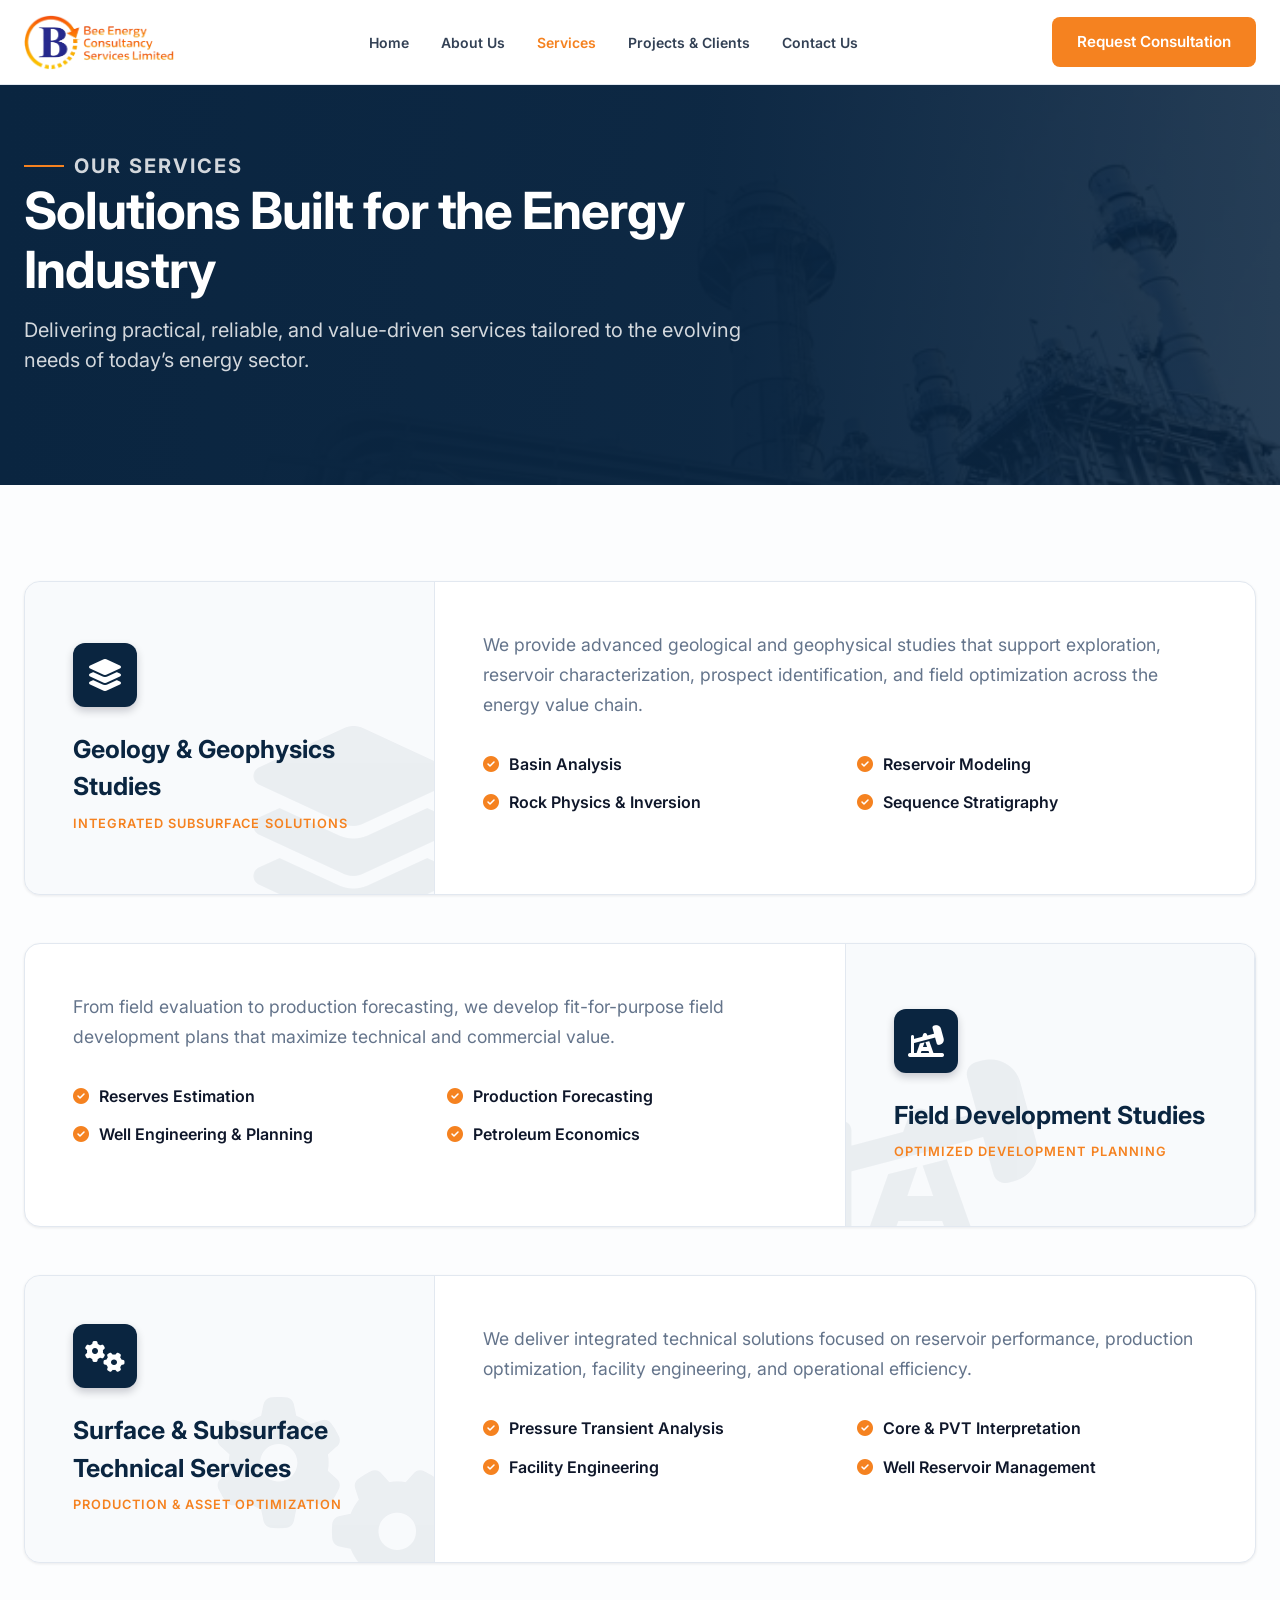
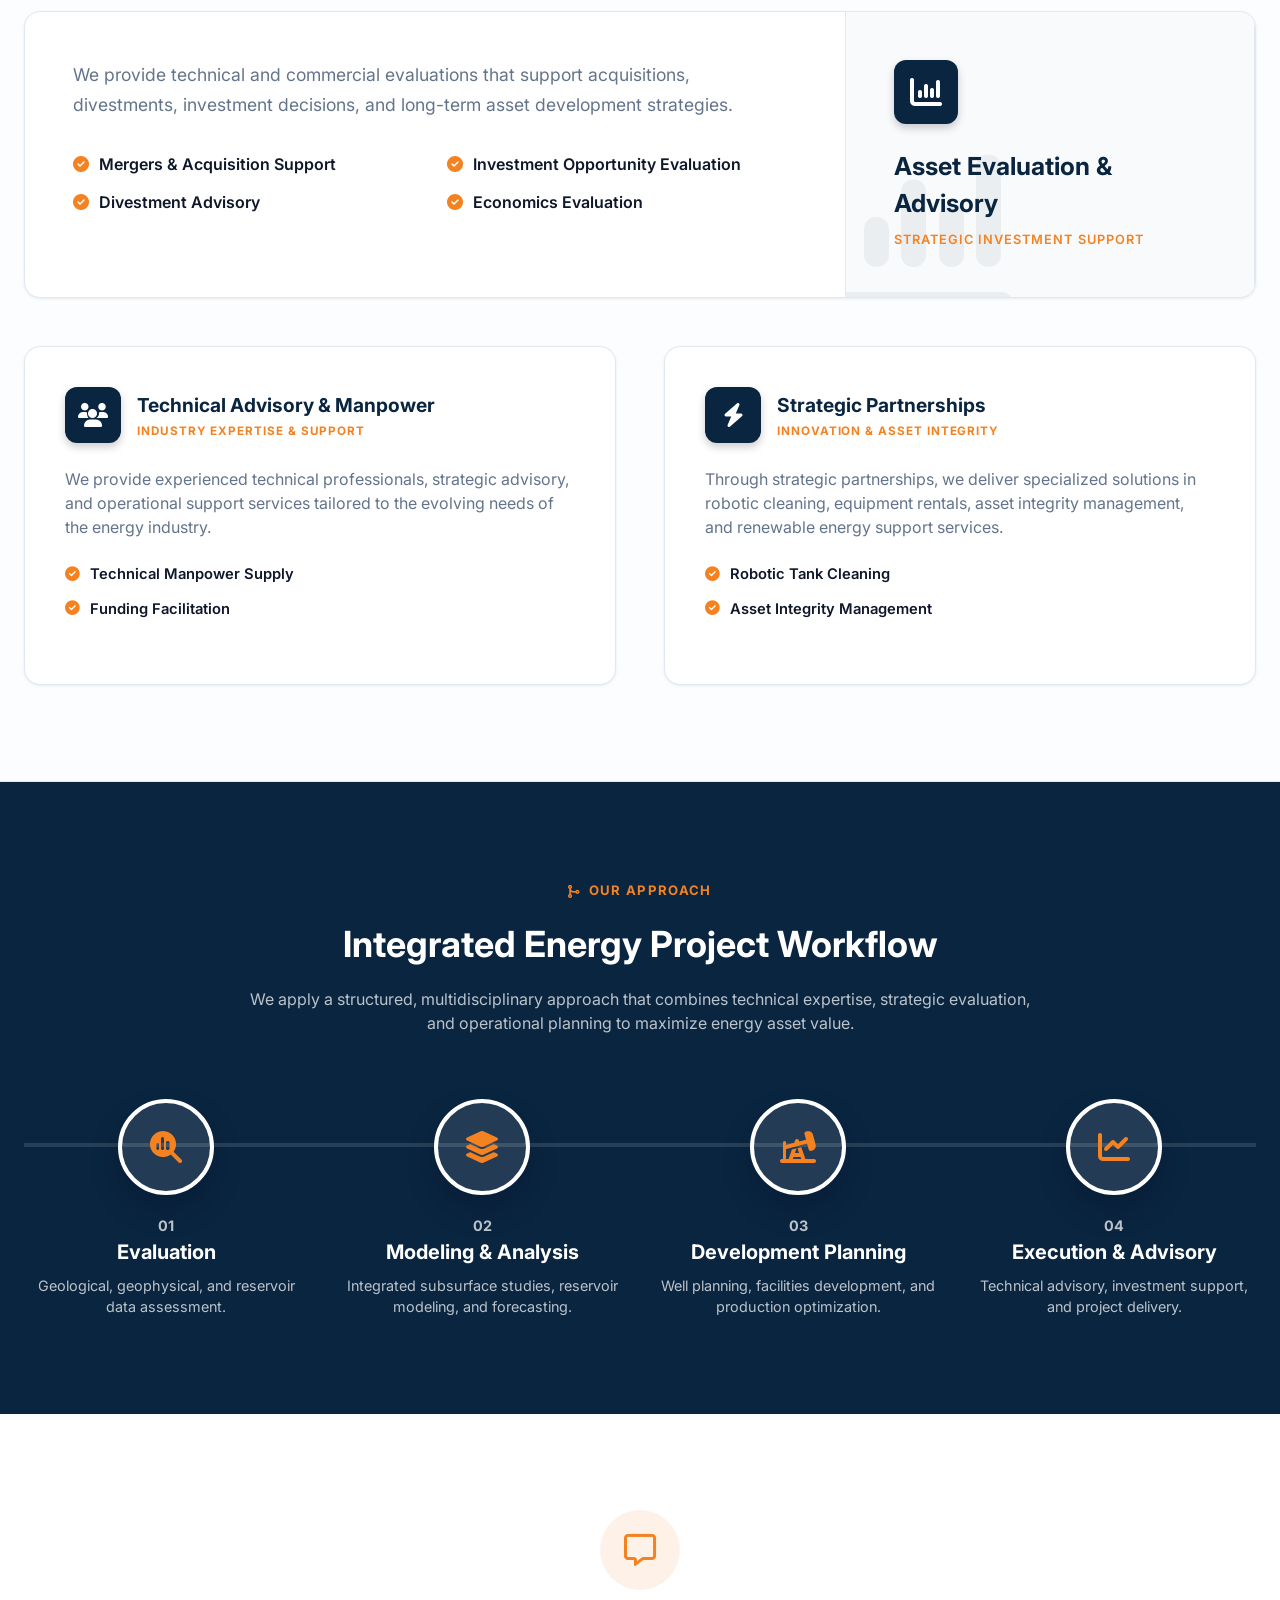
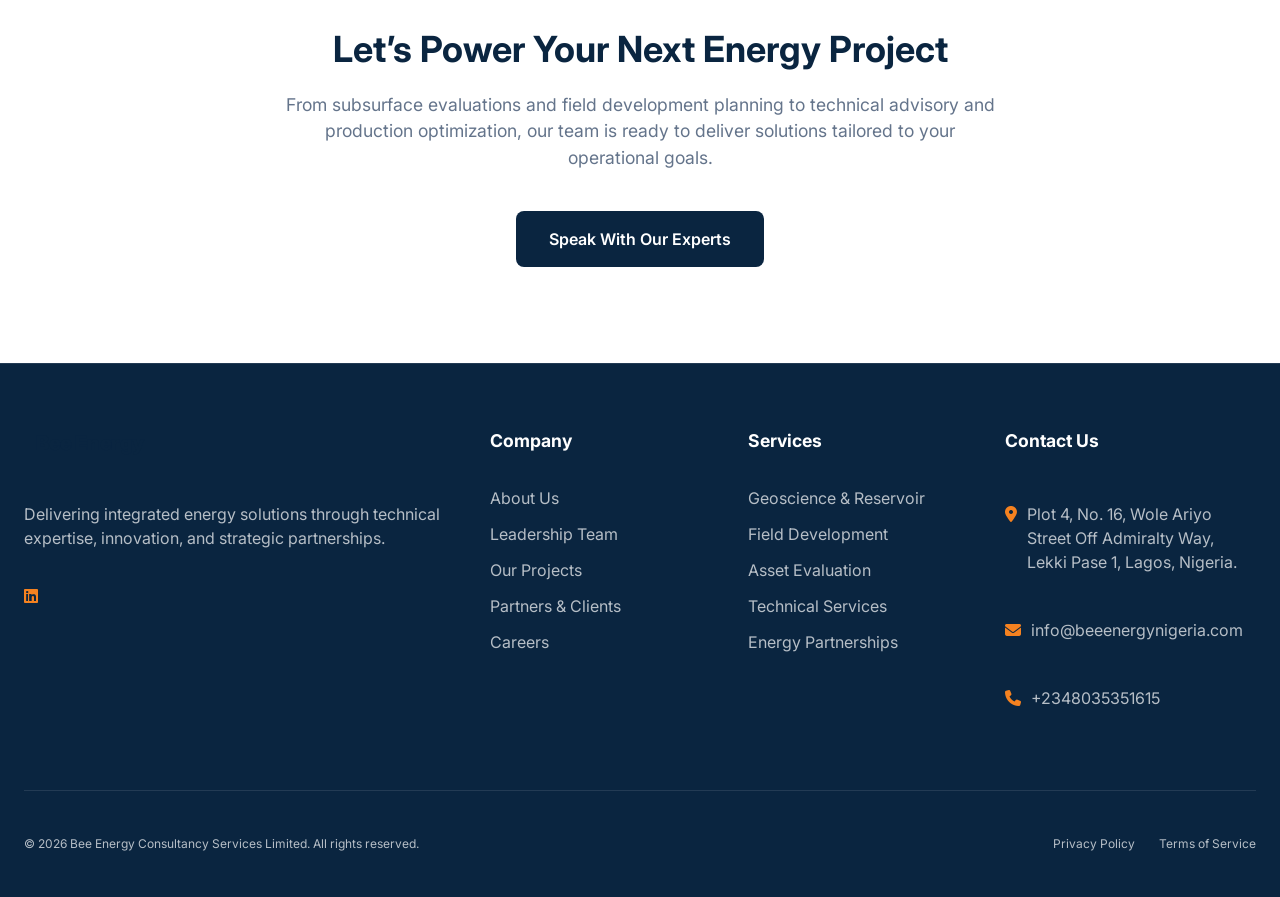
<file: services.html>
<!doctype html>
<html lang="en">
  <head>
    <meta charset="UTF-8" />
    <meta name="viewport" content="width=device-width, initial-scale=1.0" />
    <title>Our Services | Bee Energy Consultancy Services Limited</title>
<meta
  name="description"
  content="Explore Bee Energy's services including geology and geophysics studies, field development planning, technical services, asset evaluation, funding advisory, and manpower support."
/>
<!-- Favicon -->
<link rel="icon" type="image/png" href="images/favicon.png" />

<!-- Open Graph -->
<meta property="og:site_name" content="Bee Energy Consultancy Services Limited" />
<meta property="og:type" content="website" />
<meta property="og:title" content="Bee Energy Consultancy Services Limited" />
<meta property="og:description" content="Integrated energy solutions across the oil and gas value chain." />
<meta property="og:image" content="https://beeenergynigeria.com/images/logo.png" />
<meta property="og:url" content="https://beeenergynigeria.com" />

<!-- Twitter/X -->
<meta name="twitter:card" content="summary_large_image" />
<meta name="twitter:title" content="Bee Energy Consultancy Services Limited" />
<meta name="twitter:description" content="Integrated energy solutions across the oil and gas value chain." />
<meta name="twitter:image" content="https://beeenergynigeria.com/images/logo.png" />
    <link rel="preconnect" href="https://fonts.googleapis.com" />
    <link rel="preconnect" href="https://fonts.gstatic.com" crossorigin />
    <link
      href="https://fonts.googleapis.com/css2?family=Inter:wght@300;400;500;700;900&display=swap"
      rel="stylesheet"
    />
    <link
       rel="stylesheet"
  href="https://cdnjs.cloudflare.com/ajax/libs/font-awesome/6.5.1/css/all.min.css"
    />
    <link rel="stylesheet" href="styles/main.css" />
    <link rel="stylesheet" href="styles/services.css" />
  </head>
  <body>
   

    <header class="site-header">
      <div class="container nav-shell">
       <a href="index.html" class="brand" aria-label="Bee Energy home">
  <img src="images/logo.png" alt="Bee Energy Logo" class="logo" />
  
</a>


        <button
          id="menu-toggle"
          class="menu-toggle"
          type="button"
          aria-label="Open main menu"
          aria-expanded="false"
          aria-controls="primary-nav"
        >
          <i class="fa-solid fa-bars" aria-hidden="true"></i>
        </button>

        <nav id="primary-nav" class="primary-nav" aria-label="Primary">
          <a href="index.html">Home</a>
          <a href="about-us.html">About Us</a>
          <a class="active" href="services.html">Services</a>
          <a href="project_Clients.html">Projects & Clients</a>
          
          <a href="contact-us.html">Contact Us</a>
        </nav>

        <a href="contact-us.html" class="btn btn-accent nav-cta">Request Consultation</a>
      </div>
    </header>

    <main id="main-content">
      <section class="services-hero">
        <img
          class="services-hero-bg"
          src="images/shutter.png"
          alt="Abstract technical reservoir wireframe"
        />
        <div class="services-hero-overlay"></div>
        <div class="container services-hero-content">
  <p class="eyebrow">
    <span></span>
    Our Services
  </p>

  <h1>Solutions Built for the Energy Industry</h1>

  <p>
    Delivering practical, reliable, and value-driven services tailored
    to the evolving needs of today’s energy sector.
  </p>
</div>
      </section>

     <section class="expertise-section">
  <div class="container expertise-stack">

    <!-- Geology & Geophysics -->
    <article class="expertise-card">
      <div class="expertise-pane">
        <i class="fa-solid fa-layer-group pane-bg" aria-hidden="true"></i>
        <div class="pane-icon">
          <i class="fa-solid fa-layer-group" aria-hidden="true"></i>
        </div>
        <h3>Geology &amp; Geophysics Studies</h3>
        <p>Integrated Subsurface Solutions</p>
      </div>

      <div class="expertise-content">
        <p>
          We provide advanced geological and geophysical studies that support exploration,
          reservoir characterization, prospect identification, and field optimization across
          the energy value chain.
        </p>

        <ul>
          <li><i class="fa-solid fa-circle-check"></i> Basin Analysis</li>
          <li><i class="fa-solid fa-circle-check"></i> Reservoir Modeling</li>
          <li><i class="fa-solid fa-circle-check"></i> Rock Physics &amp; Inversion</li>
          <li><i class="fa-solid fa-circle-check"></i> Sequence Stratigraphy</li>
        </ul>

       
      </div>
    </article>

    <!-- Field Development -->
    <article class="expertise-card reverse">
      <div class="expertise-pane">
        <i class="fa-solid fa-oil-well pane-bg" aria-hidden="true"></i>
        <div class="pane-icon">
          <i class="fa-solid fa-oil-well" aria-hidden="true"></i>
        </div>
        <h3>Field Development Studies</h3>
        <p>Optimized Development Planning</p>
      </div>

      <div class="expertise-content">
        <p>
          From field evaluation to production forecasting, we develop fit-for-purpose
          field development plans that maximize technical and commercial value.
        </p>

        <ul>
          <li><i class="fa-solid fa-circle-check"></i> Reserves Estimation</li>
          <li><i class="fa-solid fa-circle-check"></i> Production Forecasting</li>
          <li><i class="fa-solid fa-circle-check"></i> Well Engineering &amp; Planning</li>
          <li><i class="fa-solid fa-circle-check"></i> Petroleum Economics</li>
        </ul>

        
      </div>
    </article>

    <!-- Technical Services -->
    <article class="expertise-card">
      <div class="expertise-pane">
        <i class="fa-solid fa-gears pane-bg" aria-hidden="true"></i>
        <div class="pane-icon">
          <i class="fa-solid fa-gears" aria-hidden="true"></i>
        </div>
        <h3>Surface &amp; Subsurface Technical Services</h3>
        <p>Production &amp; Asset Optimization</p>
      </div>

      <div class="expertise-content">
        <p>
          We deliver integrated technical solutions focused on reservoir performance,
          production optimization, facility engineering, and operational efficiency.
        </p>

        <ul>
          <li><i class="fa-solid fa-circle-check"></i> Pressure Transient Analysis</li>
          <li><i class="fa-solid fa-circle-check"></i> Core &amp; PVT Interpretation</li>
          <li><i class="fa-solid fa-circle-check"></i> Facility Engineering</li>
          <li><i class="fa-solid fa-circle-check"></i> Well Reservoir Management</li>
        </ul>

       
      </div>
    </article>

    <!-- Asset Evaluation -->
    <article class="expertise-card reverse">
      <div class="expertise-pane">
        <i class="fa-solid fa-chart-column pane-bg" aria-hidden="true"></i>
        <div class="pane-icon">
          <i class="fa-solid fa-chart-column" aria-hidden="true"></i>
        </div>
        <h3>Asset Evaluation &amp; Advisory</h3>
        <p>Strategic Investment Support</p>
      </div>

      <div class="expertise-content">
        <p>
          We provide technical and commercial evaluations that support acquisitions,
          divestments, investment decisions, and long-term asset development strategies.
        </p>

        <ul>
          <li><i class="fa-solid fa-circle-check"></i> Mergers &amp; Acquisition Support</li>
          <li><i class="fa-solid fa-circle-check"></i> Investment Opportunity Evaluation</li>
          <li><i class="fa-solid fa-circle-check"></i> Divestment Advisory</li>
          <li><i class="fa-solid fa-circle-check"></i> Economics Evaluation</li>
        </ul>

        
      </div>
    </article>

    <!-- Mini Grid -->
    <div class="mini-grid">

      <!-- Advisory -->
      <article class="mini-card">
        <div class="mini-head">
          <div class="mini-icon">
            <i class="fa-solid fa-users"></i>
          </div>

          <div>
            <h3>Technical Advisory &amp; Manpower</h3>
            <p>Industry Expertise &amp; Support</p>
          </div>
        </div>

        <p class="mini-text">
          We provide experienced technical professionals, strategic advisory,
          and operational support services tailored to the evolving needs of the energy industry.
        </p>

        <ul>
          <li><i class="fa-solid fa-circle-check"></i> Technical Manpower Supply</li>
          <li><i class="fa-solid fa-circle-check"></i> Funding Facilitation</li>
        </ul>

        
      </article>

      <!-- Partnerships -->
      <article class="mini-card">
        <div class="mini-head">
          <div class="mini-icon">
            <i class="fa-solid fa-bolt"></i>
          </div>

          <div>
            <h3>Strategic Partnerships</h3>
            <p>Innovation &amp; Asset Integrity</p>
          </div>
        </div>

        <p class="mini-text">
          Through strategic partnerships, we deliver specialized solutions in
          robotic cleaning, equipment rentals, asset integrity management,
          and renewable energy support services.
        </p>

        <ul>
          <li><i class="fa-solid fa-circle-check"></i> Robotic Tank Cleaning</li>
          <li><i class="fa-solid fa-circle-check"></i> Asset Integrity Management</li>
        </ul>

        
      </article>

    </div>
  </div>
</section>

      <section class="workflow">
  <div class="container">

    <div class="workflow-head">
      <p>
        <i class="fa-solid fa-code-merge" aria-hidden="true"></i>
        Our Approach
      </p>

      <h2>Integrated Energy Project Workflow</h2>

      <p>
        We apply a structured, multidisciplinary approach that combines technical expertise,
        strategic evaluation, and operational planning to maximize energy asset value.
      </p>
    </div>

    <div class="workflow-steps">

      <article class="step">
        <div class="step-icon">
          <i class="fa-solid fa-magnifying-glass-chart" aria-hidden="true"></i>
        </div>

        <p class="step-num">01</p>

        <h3>Evaluation</h3>

        <p>Geological, geophysical, and reservoir data assessment.</p>
      </article>

      <article class="step">
        <div class="step-icon">
          <i class="fa-solid fa-layer-group" aria-hidden="true"></i>
        </div>

        <p class="step-num">02</p>

        <h3>Modeling & Analysis</h3>

        <p>Integrated subsurface studies, reservoir modeling, and forecasting.</p>
      </article>

      <article class="step">
        <div class="step-icon">
          <i class="fa-solid fa-oil-well" aria-hidden="true"></i>
        </div>

        <p class="step-num">03</p>

        <h3>Development Planning</h3>

        <p>Well planning, facilities development, and production optimization.</p>
      </article>

      <article class="step">
        <div class="step-icon">
          <i class="fa-solid fa-chart-line" aria-hidden="true"></i>
        </div>

        <p class="step-num">04</p>

        <h3>Execution & Advisory</h3>

        <p>Technical advisory, investment support, and project delivery.</p>
      </article>

    </div>
  </div>
</section>
      <section class="consultation">
        <div class="container consultation-box">
          <div class="bubble"><i class="fa-regular fa-message" aria-hidden="true"></i></div>
            <h2>Let’s Power Your Next Energy Project</h2>

    <p>
      From subsurface evaluations and field development planning to technical advisory
      and production optimization, our team is ready to deliver solutions tailored to your operational goals.
    </p>

    <a href="contact-us.html" class="btn btn-dark btn-lg">
      Speak With Our Experts
    </a>
        </div>
      </section>
    </main>

   
  <footer class="site-footer">
      <div class="container">
        <div class="footer-grid">
          <div>
            <div class="brand footer-brand">
              <i class="fa-solid fa-hexagon" aria-hidden="true"></i>
              <span>Bee Energy</span>
            </div>
            <p>
               Delivering integrated energy solutions through technical expertise,
  innovation, and strategic partnerships.
            </p>
            <div class="socials">
              <a href="https://www.linkedin.com/company/bee-energy-consultancy-services-ltd/?viewAsMember=true" aria-label="LinkedIn"><i class="fa-brands fa-linkedin" aria-hidden="true"></i></a>
             <!-- <a href="#" aria-label="X/Twitter"><i class="fa-brands fa-x-twitter" aria-hidden="true"></i></a>-->
            </div>
          </div>

          <div>
            <h3>Company</h3>
            <a href="about-us.html">About Us</a>
            <a href="about-us.html">Leadership Team</a>
            <a href="project_Clients.html">Our Projects</a>
            <a href="partners.html">Partners &amp; Clients</a>
            <a href="contact-us.html">Careers</a>
          </div>

          <div>
            <h3>Services</h3>
            <a href="services.html">Geoscience &amp; Reservoir</a>
            <a href="services.html">Field Development</a>
            <a href="services.html">Asset Evaluation</a>
            <a href="services.html">Technical Services</a>
            <a href="services.html">Energy Partnerships</a>
          </div>

          <div>
            <h3>Contact Us</h3>
            <p class="contact-item"><i class="fa-solid fa-location-dot" aria-hidden="true"></i> Plot 4, No. 16, Wole Ariyo Street Off Admiralty Way, Lekki Pase 1, Lagos, Nigeria.</p>
            <p class="contact-item"><i class="fa-solid fa-envelope" aria-hidden="true"></i> info@beeenergynigeria.com</p>
            <p class="contact-item"><i class="fa-solid fa-phone" aria-hidden="true"></i> +2348035351615</p>
          </div>
        </div>

        <div class="footer-bottom">
          <p>© 2026 Bee Energy Consultancy Services Limited. All rights reserved.</p>
          <div>
            <a href="privacy-policy.html">Privacy Policy</a>
            <a href="terms.html">Terms of Service</a>
          </div>
        </div>
      </div>
    </footer>

    <script src="js/main.js"></script>
  </body>
</html>
</file>
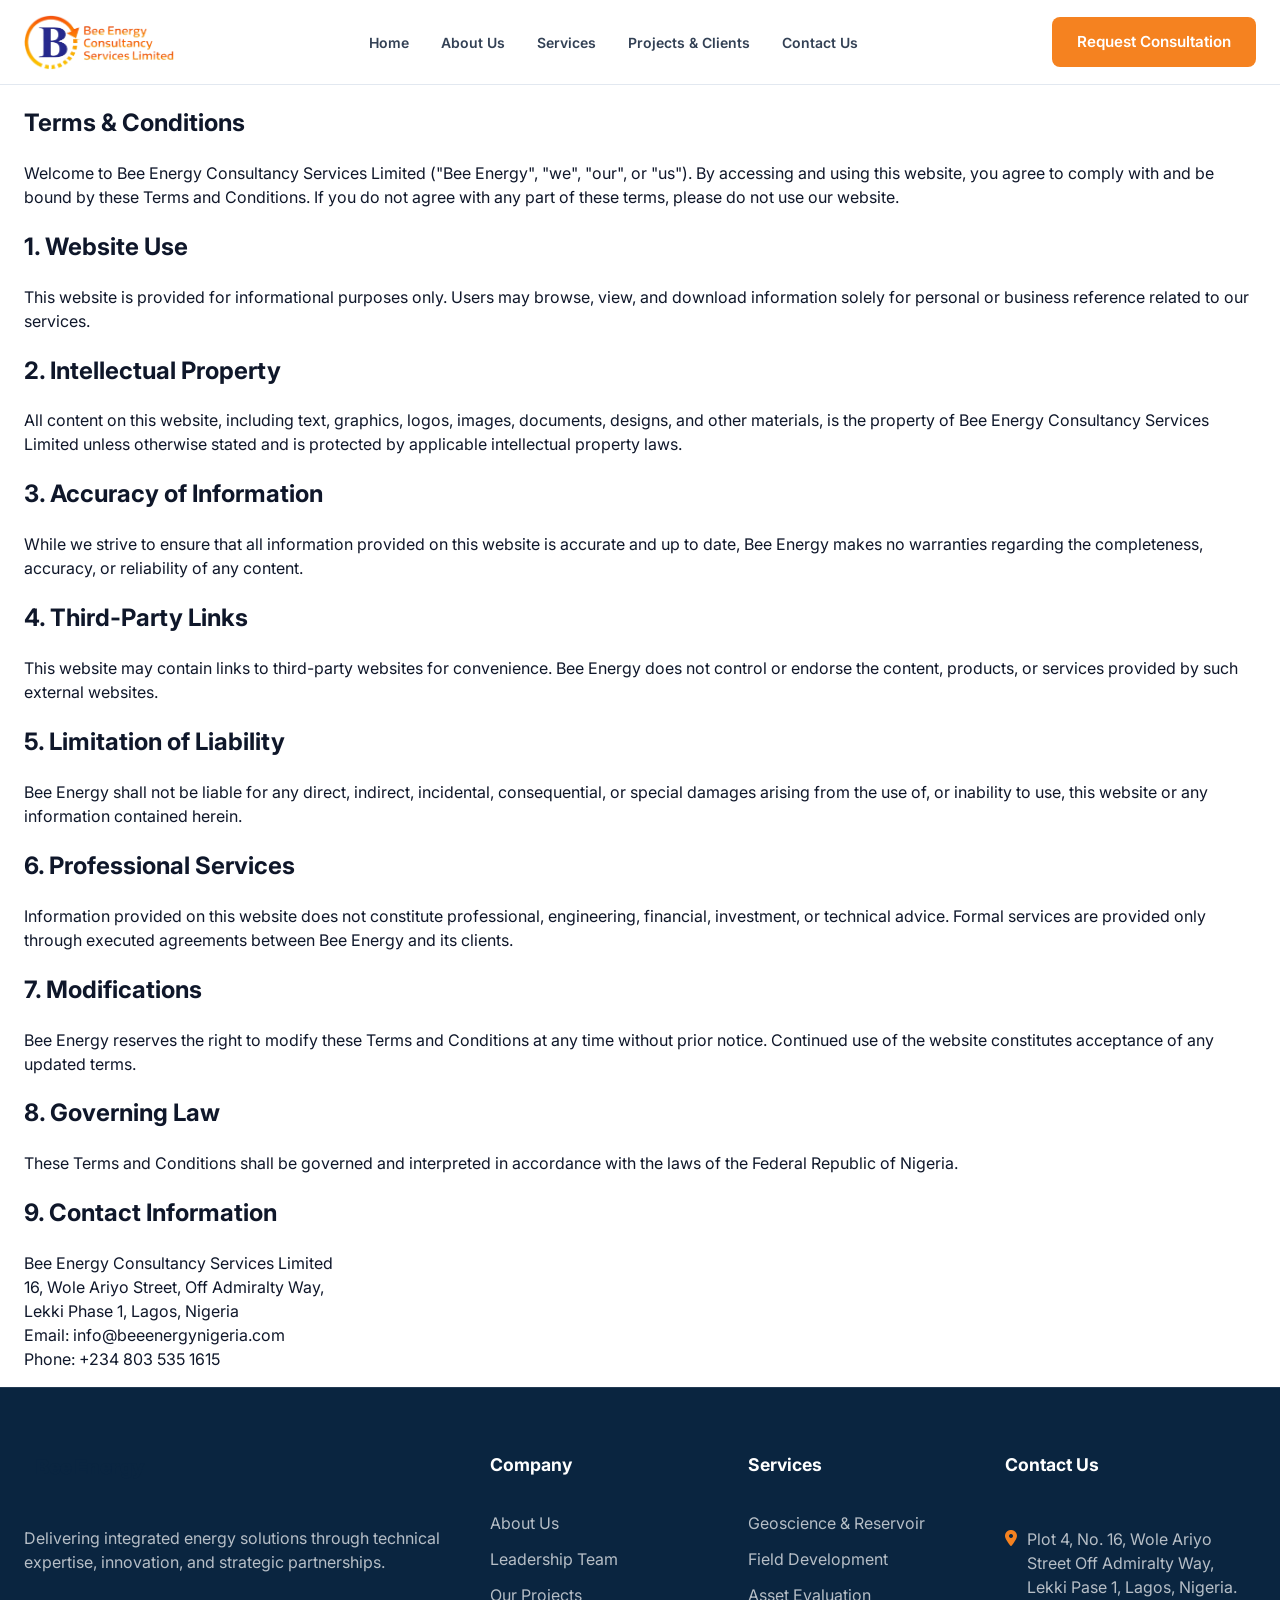
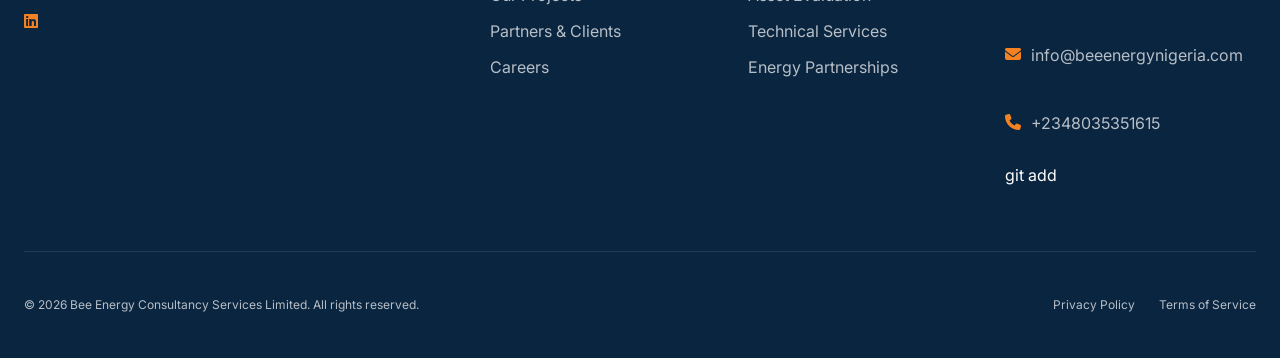
<file: terms.html>
<!doctype html>
<html lang="en">
  <head>
    <meta charset="UTF-8" />
    <meta name="viewport" content="width=device-width, initial-scale=1.0" />
   <title>Terms & Conditions | Bee Energy Consultancy Services Limited</title>
<meta
  name="description"
  content="Review the Terms and Conditions governing the use of the Bee Energy Consultancy Services Limited website and services."
/>
<!-- Favicon -->
<link rel="icon" type="image/png" href="images/favicon.png" />

<!-- Open Graph -->
<meta property="og:site_name" content="Bee Energy Consultancy Services Limited" />
<meta property="og:type" content="website" />
<meta property="og:title" content="Bee Energy Consultancy Services Limited" />
<meta property="og:description" content="Integrated energy solutions across the oil and gas value chain." />
<meta property="og:image" content="https://beeenergynigeria.com/images/logo.png" />
<meta property="og:url" content="https://beeenergynigeria.com" />

<!-- Twitter/X -->
<meta name="twitter:card" content="summary_large_image" />
<meta name="twitter:title" content="Bee Energy Consultancy Services Limited" />
<meta name="twitter:description" content="Integrated energy solutions across the oil and gas value chain." />
<meta name="twitter:image" content="https://beeenergynigeria.com/images/logo.png" />
    <link rel="preconnect" href="https://fonts.googleapis.com" />
    <link rel="preconnect" href="https://fonts.gstatic.com" crossorigin />
    <link
      href="https://fonts.googleapis.com/css2?family=Inter:wght@300;400;500;700;900&display=swap"
      rel="stylesheet"
    />
    <link
      rel="stylesheet"
  href="https://cdnjs.cloudflare.com/ajax/libs/font-awesome/6.5.1/css/all.min.css"
    />
    <link rel="stylesheet" href="styles/main.css" />
  </head>
  <body>
    

    <header class="site-header">
      <div class="container nav-shell">
       <a href="index.html" class="brand" aria-label="Bee Energy home">
  <img src="images/logo.png" alt="Bee Energy Logo" class="logo" />
  
</a>

        <button
          id="menu-toggle"
          class="menu-toggle"
          type="button"
          aria-label="Open main menu"
          aria-expanded="false"
          aria-controls="primary-nav"
        >
          <i class="fa-solid fa-bars" aria-hidden="true"></i>
        </button>

        <nav id="primary-nav" class="primary-nav" aria-label="Primary">
          <a href="index.html">Home</a>
          <a href="about-us.html">About Us</a>
          <a href="services.html">Services</a>
          <a href="project_Clients.html">Projects & Clients</a>
          
          <a href="contact-us.html">Contact Us</a>
        </nav>

        <a href="contact-us.html" class="btn btn-accent nav-cta">Request Consultation</a>
      </div>
    </header>

    <main id="main-content">
<section class="legal-page">
  <div class="container">

    <h1>Terms & Conditions</h1>

    <p>
      Welcome to Bee Energy Consultancy Services Limited ("Bee Energy", "we", "our", or "us").
      By accessing and using this website, you agree to comply with and be bound by these
      Terms and Conditions. If you do not agree with any part of these terms, please do not use our website.
    </p>

    <h2>1. Website Use</h2>
    <p>
      This website is provided for informational purposes only. Users may browse, view,
      and download information solely for personal or business reference related to our services.
    </p>

    <h2>2. Intellectual Property</h2>
    <p>
      All content on this website, including text, graphics, logos, images, documents,
      designs, and other materials, is the property of Bee Energy Consultancy Services Limited
      unless otherwise stated and is protected by applicable intellectual property laws.
    </p>

    <h2>3. Accuracy of Information</h2>
    <p>
      While we strive to ensure that all information provided on this website is accurate
      and up to date, Bee Energy makes no warranties regarding the completeness,
      accuracy, or reliability of any content.
    </p>

    <h2>4. Third-Party Links</h2>
    <p>
      This website may contain links to third-party websites for convenience.
      Bee Energy does not control or endorse the content, products, or services
      provided by such external websites.
    </p>

    <h2>5. Limitation of Liability</h2>
    <p>
      Bee Energy shall not be liable for any direct, indirect, incidental,
      consequential, or special damages arising from the use of, or inability
      to use, this website or any information contained herein.
    </p>

    <h2>6. Professional Services</h2>
    <p>
      Information provided on this website does not constitute professional,
      engineering, financial, investment, or technical advice. Formal services
      are provided only through executed agreements between Bee Energy and its clients.
    </p>

    <h2>7. Modifications</h2>
    <p>
      Bee Energy reserves the right to modify these Terms and Conditions at any time
      without prior notice. Continued use of the website constitutes acceptance
      of any updated terms.
    </p>

    <h2>8. Governing Law</h2>
    <p>
      These Terms and Conditions shall be governed and interpreted in accordance
      with the laws of the Federal Republic of Nigeria.
    </p>

    <h2>9. Contact Information</h2>
    <p>
      Bee Energy Consultancy Services Limited<br>
      16, Wole Ariyo Street, Off Admiralty Way,<br>
      Lekki Phase 1, Lagos, Nigeria<br>
      Email: info@beeenergynigeria.com<br>
      Phone: +234 803 535 1615
    </p>

  </div>
</section>
</main>
    <footer class="site-footer">
      <div class="container">
        <div class="footer-grid">
          <div>
            <div class="brand footer-brand">
              <i class="fa-solid fa-hexagon" aria-hidden="true"></i>
              <span>Bee Energy</span>
            </div>
            <p>
               Delivering integrated energy solutions through technical expertise,
  innovation, and strategic partnerships.
            </p>
            <div class="socials">
              <a href="https://www.linkedin.com/company/bee-energy-consultancy-services-ltd/?viewAsMember=true" aria-label="LinkedIn"><i class="fa-brands fa-linkedin" aria-hidden="true"></i></a>
             <!-- <a href="#" aria-label="X/Twitter"><i class="fa-brands fa-x-twitter" aria-hidden="true"></i></a>-->
            </div>
          </div>

          <div>
            <h3>Company</h3>
            <a href="about-us.html">About Us</a>
            <a href="about-us.html">Leadership Team</a>
            <a href="project_Clients.html">Our Projects</a>
            <a href="partners.html">Partners &amp; Clients</a>
            <a href="contact-us.html">Careers</a>
          </div>

          <div>
            <h3>Services</h3>
            <a href="services.html">Geoscience &amp; Reservoir</a>
            <a href="services.html">Field Development</a>
            <a href="services.html">Asset Evaluation</a>
            <a href="services.html">Technical Services</a>
            <a href="services.html">Energy Partnerships</a>
          </div>

          <div>
            <h3>Contact Us</h3>
            <p class="contact-item"><i class="fa-solid fa-location-dot" aria-hidden="true"></i> Plot 4, No. 16, Wole Ariyo Street Off Admiralty Way, Lekki Pase 1, Lagos, Nigeria.</p>
            <p class="contact-item"><i class="fa-solid fa-envelope" aria-hidden="true"></i> info@beeenergynigeria.com</p>
            <p class="contact-item"><i class="fa-solid fa-phone" aria-hidden="true"></i> +2348035351615</p>git add
          </div>
        </div>

        <div class="footer-bottom">
          <p>© 2026 Bee Energy Consultancy Services Limited. All rights reserved.</p>
          <div>
            <a href="privacy-policy.html">Privacy Policy</a>
            <a href="terms.html">Terms of Service</a>
          </div>
        </div>
      </div>
    </footer>

    <script src="js/main.js"></script>
  </body>
</html>
</file>
<file: styles/main.css>
:root {
  --background: #ffffff;
  --foreground: #0f172a;
  --border: #e2e8f0;
  --primary: #0a2540;
  --accent: #f58220;
  --muted: #64748b;
  --section: #f8fafc;
}

*,
*::before,
*::after {
  box-sizing: border-box;
}

html,
body {
  margin: 0;
  min-height: 100%;
}

body {
  font-family: Inter, system-ui, -apple-system, Segoe UI, Roboto, sans-serif;
  color: var(--foreground);
  background: var(--background);
  line-height: 1.5;
}

a {
  color: inherit;
  text-decoration: none;
}

img {
  max-width: 100%;
  display: block;
}

.skip-link {
  position: absolute;
  left: -999px;
  top: auto;
}


.skip-link:focus {
  left: 1rem;
  top: 1rem;
  z-index: 1000;
  background: #fff;
  padding: 0.5rem 0.75rem;
  border-radius: 0.5rem;
}

.container {
  width: min(1280px, calc(100% - 3rem));
  margin-inline: auto;
}

.site-header {
  position: sticky;
  top: 0;
  z-index: 40;
  border-bottom: 1px solid var(--border);
  background: rgba(255, 255, 255, 0.9);
  backdrop-filter: blur(8px);
}

.nav-shell {
  display: flex;
  align-items: center;
  justify-content: space-between;
  min-height: 84px;
  gap: 1rem;
}

.brand {
  display: inline-flex;
  align-items: center;
  gap: 0.75rem;
  color: var(--primary);
  font-weight: 900;
  font-size: 1.25rem;
  letter-spacing: -0.02em;
}

.brand i {
  color: var(--accent);
}

.primary-nav {
  display: flex;
  align-items: center;
  gap: 2rem;
  font-size: 0.875rem;
  font-weight: 600;
}

.primary-nav a {
  color: #334155;
}

.primary-nav a:hover {
  color: var(--foreground);
}

.primary-nav .active {
  color: var(--accent);
}

.menu-toggle {
  display: none;
  width: 40px;
  height: 40px;
  border: 1px solid var(--border);
  border-radius: 0.5rem;
  background: #fff;
}

.btn {
  display: inline-flex;
  align-items: center;
  justify-content: center;
  gap: 0.6rem;
  border-radius: 0.5rem;
  padding: 0.8rem 1.5rem;
  border: 1px solid transparent;
  font-weight: 600;
  font-size: 0.95rem;
  transition: 0.2s ease;
}

.btn:focus-visible,
.menu-toggle:focus-visible,
.primary-nav a:focus-visible {
  outline: 2px solid var(--accent);
  outline-offset: 2px;
}

.btn-accent {
  background: var(--accent);
  color: #fff;
}

.btn-accent:hover {
  background: #e1761a;
}

.btn-outline {
  border-color: rgba(255, 255, 255, 0.85);
  color: #fff;
}

.btn-outline:hover {
  background: rgba(255, 255, 255, 0.1);
}

.btn-muted {
  border-color: var(--border);
  color: var(--foreground);
  background: transparent;
}

.btn-muted:hover {
  background: #f1f5f9;
}

.btn-lg {
  min-height: 56px;
  padding-inline: 2rem;
  font-size: 1rem;
}

.hero {
  position: relative;
  min-height: 700px;
  overflow: hidden;
  color: #fff;
  background: var(--primary);
}

.hero-bg {
  position: absolute;
  inset: 0;
  width: 100%;
  height: 100%;
  object-fit: cover;
  opacity: 0.2;
}

.hero-overlay {
  position: absolute;
  inset: 0;
  background: linear-gradient(90deg, var(--primary) 0%, rgba(10, 37, 64, 0.9) 45%, rgba(10, 37, 64, 0) 100%);
}

.hero-content {
  position: relative;
  z-index: 1;
  padding-block: 6rem;
}

.eyebrow {
  display: inline-flex;
  align-items: center;
  gap: 0.6rem;
  color: var(--accent);
  font-size: 0.875rem;
  font-weight: 700;
  text-transform: uppercase;
  letter-spacing: 0.1em;
  margin: 0 0 1.5rem;
}

.eyebrow span {
  width: 40px;
  height: 2px;
  background: var(--accent);
}

.hero h1 {
  margin: 0 0 2rem;
  max-width: 850px;
  font-weight: 900;
  font-size: clamp(2.4rem, 5vw, 4rem);
  line-height: 1.15;
  letter-spacing: -0.02em;
}


.hero-subtitle {
  margin: 0 0 3rem;
  max-width: 680px;
  font-size: clamp(1.1rem, 2.2vw, 1.5rem);
  color: rgba(255, 255, 255, 0.82);
}

.hero-actions {
  display: flex;
  gap: 1.5rem;
  flex-wrap: wrap;
}

.stats-wrap {
  position: relative;
  z-index: 2;
  margin-top: -80px;
  margin-bottom: 2rem;
}

.stats-grid {
  display: grid;
  gap: 2rem;
  grid-template-columns: repeat(3, minmax(0, 1fr));
}

.stats-card {
  border: 1px solid var(--border);
  background: #fff;
  border-radius: 1rem;
  padding: 2rem;
  box-shadow: 0 1px 3px rgba(2, 6, 23, 0.08);
  text-align: center;
}

.icon-bubble {
  width: 64px;
  height: 64px;
  margin: 0 auto 1.5rem;
  border-radius: 999px;
  background: rgba(245, 130, 32, 0.1);
  color: var(--accent);
  display: grid;
  place-items: center;
  font-size: 1.75rem;
}

.stats-value {
  margin: 0 0 0.5rem;
  color: var(--primary);
  font-size: 2.25rem;
  font-weight: 900;
}

.stats-label {
  margin: 0;
  color: var(--muted);
  font-size: 0.85rem;
  font-weight: 700;
  text-transform: uppercase;
  letter-spacing: 0.08em;
}

.services-section {
  background: rgba(241, 245, 249, 0.3);
  padding-block: 6rem;
}

.services-head {
  display: flex;
  align-items: flex-end;
  justify-content: space-between;
  gap: 1.25rem;
  margin-bottom: 4rem;
}

.section-kicker {
  margin: 0 0 1rem;
  color: var(--accent);
  font-size: 0.875rem;
  font-weight: 700;
  text-transform: uppercase;
  letter-spacing: 0.1em;
}

.services-head h2 {
  margin: 0;
  color: var(--primary);
  font-size: clamp(2rem, 4vw, 2.25rem);
  line-height: 1.2;
}

.services-grid {
  display: grid;
  gap: 2rem;
  grid-template-columns: repeat(3, minmax(0, 1fr));
}

.service-card {
  border: 1px solid var(--border);
  background: #fff;
  border-radius: 1rem;
  padding: 2rem;
  box-shadow: 0 1px 3px rgba(2, 6, 23, 0.08);
  display: flex;
  flex-direction: column;
  min-height: 100%;
}

.service-icon {
  width: 56px;
  height: 56px;
  border-radius: 999px;
  background: #f1f5f9;
  color: var(--primary);
  font-size: 1.4rem;
  display: grid;
  place-items: center;
  margin-bottom: 1.5rem;
}

.service-card h3 {
  margin: 0 0 1rem;
  font-size: 1.25rem;
}

.service-card p {
  margin: 0 0 1.5rem;
  color: var(--muted);
}

.service-card a {
  margin-top: auto;
  color: var(--accent);
  font-size: 0.9rem;
  font-weight: 600;
  display: inline-flex;
  align-items: center;
  gap: 0.5rem;
}

.cta-section {
  background: var(--primary);
  color: #fff;
  padding-block: 6rem;
}

.cta-box {
  max-width: 900px;
  text-align: center;
}

.cta-box > i {
  color: var(--accent);
  font-size: 3rem;
  margin-bottom: 2rem;
}

.cta-box h2 {
  margin: 0 0 1rem;
  font-size: clamp(2rem, 4.5vw, 2.4rem);
}

.cta-box p {
  margin: 0 auto 2.5rem;
  max-width: 660px;
  color: rgba(255, 255, 255, 0.75);
}

.site-footer {
  background: var(--primary);
  color: #fff;
  border-top: 1px solid rgba(255, 255, 255, 0.1);
  padding-top: 4rem;
  padding-bottom: 2rem;
}

.footer-grid {
  display: grid;
  gap: 3rem;
  grid-template-columns: 2fr 1fr 1fr 1.2fr;
  margin-bottom: 4rem;
}

.site-footer p,
.site-footer a {
  color: rgba(255, 255, 255, 0.7);
}

.site-footer h3 {
  margin: 0 0 1.25rem;
  font-size: 1.1rem;
  color: #fff;
}

.footer-grid > div {
  display: flex;
  flex-direction: column;
  gap: 0.75rem;
}

.footer-brand {
  margin-bottom: 1rem;
}

.socials {
  display: flex;
  gap: 1rem;
  margin-top: 0.4rem;
}

.socials a,
.site-footer a:hover {
  color: var(--accent);
}

.contact-item {
  display: flex;
  align-items: flex-start;
  gap: 0.6rem;
}

.contact-item i {
  color: var(--accent);
  margin-top: 0.2rem;
}

.footer-bottom {
  border-top: 1px solid rgba(255, 255, 255, 0.1);
  padding-top: 2rem;
  display: flex;
  align-items: center;
  justify-content: space-between;
  gap: 1rem;
  font-size: 0.75rem;
}

.footer-bottom div {
  display: flex;
  gap: 1.5rem;
}

@media (max-width: 1024px) {
  .services-grid {
    grid-template-columns: repeat(2, minmax(0, 1fr));
  }

  .footer-grid {
    grid-template-columns: repeat(2, minmax(0, 1fr));
  }
}

@media (max-width: 820px) {
  .menu-toggle {
    display: inline-grid;
    place-items: center;
  }

  .primary-nav {
    position: absolute;
    top: 84px;
    left: 0;
    right: 0;
    display: none;
    flex-direction: column;
    align-items: flex-start;
    padding: 1rem 1.5rem 1.25rem;
    border-bottom: 1px solid var(--border);
    background: #fff;
  }

  .primary-nav.open {
    display: flex;
  }

  .nav-cta {
    display: none;
  }

  .stats-grid {
    grid-template-columns: 1fr;
  }

  .services-head {
    flex-direction: column;
    align-items: flex-start;
  }
}

@media (max-width: 700px) {
  .container {
    width: min(1280px, calc(100% - 2rem));
  }

  .hero {
    min-height: 620px;
  }

  .hero-content {
    padding-block: 4.5rem;
  }

  .services-grid {
    grid-template-columns: 1fr;
  }

  .footer-grid {
    grid-template-columns: 1fr;
  }

  .footer-bottom {
    flex-direction: column;
    align-items: flex-start;
  }
}
.logo {
  width: 150px !important;
  height: 60px !important;
  object-fit: contain !important;
}
.clients-scroll-section,
.partners-scroll-section {
  padding: 30px 0;
  overflow: hidden;
}

.section-heading {
  text-align: center;
  max-width: 700px;
  margin: 0 auto 50px;
}

.logo-slider {
  overflow: hidden;
  position: relative;
}

.logo-track {
  display: flex;
  align-items: center;
  gap: 70px;
  width: max-content;
  animation: scrollLogos 35s linear infinite;
}

.logo-track img {
  height: 70px;
  width: auto;
  object-fit: contain;
  filter: grayscale(100%);
  opacity: 0.85;
  transition: all 0.3s ease;
}

.logo-track img:hover {
  filter: grayscale(0%);
  opacity: 1;
  transform: scale(1.05);
}

.reverse-slider .logo-track {
  animation-direction: reverse;
}

@keyframes scrollLogos {
  from {
    transform: translateX(0);
  }

  to {
    transform: translateX(-50%);
  }
}
</file>
<file: styles/about.css>
.about-hero {
  position: relative;
  min-height: 340px;
  color: #fff;
  background: #0a2540;
  overflow: hidden;
}

.about-hero-bg {
  position: absolute;
  inset: 0;
  width: 100%;
  height: 100%;
  object-fit: cover;
  opacity: 0.3;
}

.about-hero-overlay {
  position: absolute;
  inset: 0;
  background: linear-gradient(90deg, rgba(10, 37, 64, 0.93) 0%, rgba(10, 37, 64, 0.82) 45%, rgba(10, 37, 64, 0.78) 100%);
}

.about-hero-content {
  position: relative;
  z-index: 1;
  padding-block: 4.5rem;
}

.about-hero h1 {
  margin: 0;
  max-width: 650px;
  font-size: clamp(2rem, 5vw, 3.1rem);
  line-height: 1.15;
  letter-spacing: -0.02em;
}

.legacy {
  background: #fff;
  padding-block: 4.5rem;
  border-bottom: 1px solid #e2e8f0;
}

.legacy-grid {
  display: grid;
  grid-template-columns: 1.2fr 1fr;
  gap: 2.5rem;
  align-items: center;
}

.legacy-copy h2 {
  margin: 0 0 1rem;
  font-size: clamp(1.6rem, 3vw, 2rem);
  color: #0a2540;
}

.legacy-copy p {
  margin: 0 0 1rem;
  color: #64748b;
  line-height: 1.7;
}

.legacy-copy p:last-child {
  margin-bottom: 0;
}

.legacy-media {
  position: relative;
  border-radius: 0.9rem;
  overflow: hidden;
  min-height: 290px;
  box-shadow: 0 8px 20px rgba(2, 6, 23, 0.14);
}

.legacy-media img {
  width: 100%;
  height: 100%;
  object-fit: cover;
}

.legacy-badge {
  position: absolute;
  left: 1rem;
  bottom: 1rem;
  background: #f8fafc;
  border: 1px solid #e2e8f0;
  border-radius: 0.75rem;
  padding: 0.75rem 0.9rem;
  display: flex;
  flex-direction: column;
  gap: 0.15rem;
  box-shadow: 0 4px 10px rgba(2, 6, 23, 0.1);
}

.legacy-badge strong {
  color: #f58220;
  font-size: 1rem;
}

.legacy-badge span {
  font-size: 0.73rem;
  color: #475569;
}

.mission-vision {
  background: #f8fafc;
  padding-block: 4.5rem;
  border-bottom: 1px solid #e2e8f0;
}

.mission-grid {
  display: grid;
  grid-template-columns: repeat(2, minmax(0, 1fr));
  gap: 2rem;
}

.mission-card {
  background: #fff;
  border: 1px solid #e2e8f0;
  border-radius: 1rem;
  padding: 2rem;
  box-shadow: 0 1px 3px rgba(2, 6, 23, 0.07);
}

.card-icon {
  width: 44px;
  height: 44px;
  border-radius: 999px;
  border: 1px solid #e2e8f0;
  color: #0a2540;
  display: grid;
  place-items: center;
  margin-bottom: 1rem;
}

.mission-card h3 {
  margin: 0 0 0.6rem;
  color: #0a2540;
  font-size: 1.15rem;
}

.mission-card p {
  margin: 0;
  color: #64748b;
}

.values {
  background: #fff;
  padding-block: 4.75rem;
  border-bottom: 1px solid #e2e8f0;
}

.values-head {
  text-align: center;
  max-width: 760px;
  margin: 0 auto 2.8rem;
}

.values-head p:first-child {
  margin: 0 0 0.6rem;
  color: #f58220;
  text-transform: uppercase;
  letter-spacing: 0.1em;
  font-weight: 700;
  font-size: 0.76rem;
}

.values-head h2 {
  margin: 0 0 0.8rem;
  color: #0a2540;
  font-size: clamp(1.8rem, 3vw, 2.2rem);
}

.values-head p {
  margin: 0;
  color: #64748b;
}

.value-grid {
  display: grid;
  grid-template-columns: repeat(5, minmax(0, 1fr));
  gap: 1rem;
}

.value-item {
  text-align: center;
}

.value-icon {
  width: 40px;
  height: 40px;
  border-radius: 999px;
  margin: 0 auto 0.8rem;
  background: #0a2540;
  color: #fff;
  font-weight: 700;
  display: grid;
  place-items: center;
}

.value-item h3 {
  margin: 0 0 0.45rem;
  color: #0a2540;
  font-size: 0.95rem;
}

.value-item p {
  margin: 0;
  color: #64748b;
  font-size: 0.82rem;
}

.leadership {
  background: #0a2540;
  padding-block: 4.75rem;
}

.leadership-head {
  text-align: center;
  max-width: 760px;
  margin: 0 auto 2.25rem;
}

.leadership-head h2 {
  margin: 0 0 0.6rem;
  color: #fff;
  font-size: clamp(1.9rem, 4vw, 2.25rem);
}

.leadership-head p {
  margin: 0;
  color: rgba(255, 255, 255, 0.72);
}

.leader-grid {
  display: grid;
  grid-template-columns: repeat(2, minmax(0, 1fr));
  gap: 2rem;
  max-width: 780px;
  margin-inline: auto;
}

.leader-card {
  border: 1px solid rgba(255, 255, 255, 0.1);
  border-radius: 1rem;
  background: rgba(255, 255, 255, 0.04);
  overflow: hidden;
}

.leader-card img {
  width: 100%;
  height: 300px;
  object-fit: cover;
}

.leader-body {
  padding: 1rem 1rem 1.2rem;
  text-align: center;
}

.leader-body h3 {
  margin: 0 0 0.45rem;
  color: #fff;
  font-size: 1rem;
}

.leader-body p {
  margin: 0;
  color: rgba(255, 255, 255, 0.72);
  font-size: 0.8rem;
  line-height: 1.55;
}

@media (max-width: 1024px) {
  .value-grid {
    grid-template-columns: repeat(3, minmax(0, 1fr));
    row-gap: 1.5rem;
  }
}

@media (max-width: 860px) {
  .legacy-grid,
  .mission-grid,
  .leader-grid {
    grid-template-columns: 1fr;
  }

  .legacy-media {
    min-height: 240px;
  }
}

@media (max-width: 700px) {
  .legacy,
  .mission-vision,
  .values,
  .leadership {
    padding-block: 3.5rem;
  }

  .value-grid {
    grid-template-columns: repeat(2, minmax(0, 1fr));
  }
}

@media (max-width: 520px) {
  .value-grid {
    grid-template-columns: 1fr;
  }

  .leader-card img {
    height: 260px;
  }
}
.logo {
  width: 150px !important;
  height: 60px !important;
  object-fit: contain !important;
}
</file>
<file: styles/contact.css>
.contact-hero {
  position: relative;
  min-height: 300px;
  overflow: hidden;
  color: #fff;
  background: #0a2540;
}

.contact-hero-bg {
  position: absolute;
  inset: 0;
  width: 100%;
  height: 100%;
  object-fit: cover;
  opacity: 0.35;
}

.contact-hero-overlay {
  position: absolute;
  inset: 0;
  background: linear-gradient(90deg, rgba(10, 37, 64, 0.95) 0%, rgba(10, 37, 64, 0.88) 55%, rgba(10, 37, 64, 0.8) 100%);
}

.contact-hero-content {
  position: relative;
  z-index: 1;
  padding-block: 3.75rem;
}

.contact-hero h1 {
  margin: 0 0 0.75rem;
  font-size: clamp(2rem, 4.5vw, 3rem);
  line-height: 1.12;
}

.contact-hero p {
  margin: 0;
  max-width: 720px;
  color: rgba(255, 255, 255, 0.82);
}

.contact-main {
  background: #fff;
  padding-block: 3.5rem;
}

.contact-grid {
  display: grid;
  grid-template-columns: 1.05fr 1fr;
  gap: 2rem;
}

.hq-panel h2,
.form-panel h2 {
  margin: 0 0 1.2rem;
  color: #0a2540;
  font-size: clamp(1.6rem, 4vw, 2rem);
}

.contact-line {
  display: grid;
  grid-template-columns: 28px 1fr;
  align-items: start;
  gap: 0.9rem;
  margin-bottom: 1.4rem;
}

.line-icon {
  width: 28px;
  height: 28px;
  border-radius: 999px;
  border: 1px solid #e2e8f0;
  color: #0a2540;
  display: grid;
  place-items: center;
  font-size: 0.8rem;
}

.contact-line h3 {
  margin: 0 0 0.35rem;
  color: #0a2540;
  font-size: 1.05rem;
}

.contact-line p {
  margin: 0;
  color: #64748b;
  line-height: 1.6;
}

.contact-line a {
  color: #64748b;
}

.contact-line a:hover {
  color: #0a2540;
}

.map-card {
  margin-top: 1rem;
  border: 1px solid #e2e8f0;
  border-radius: 0.9rem;
  overflow: hidden;
  min-height: 250px;
}

.map-card img {
  width: 100%;
  height: 100%;
  object-fit: cover;
}

.form-panel {
  border: 1px solid #e2e8f0;
  border-radius: 0.9rem;
  padding: 1.4rem;
  background: #fff;
}

.form-panel > p {
  margin: 0 0 1rem;
  color: #64748b;
}

.contact-form {
  display: flex;
  flex-direction: column;
  gap: 0.6rem;
}

.contact-form label {
  margin-top: 0.2rem;
  color: #0a2540;
  font-size: 0.86rem;
  font-weight: 700;
}

.contact-form input,
.contact-form select,
.contact-form textarea {
  width: 100%;
  border: 1px solid #e2e8f0;
  border-radius: 0.5rem;
  padding: 0.8rem 0.9rem;
  font: inherit;
  color: #0f172a;
  background: #fff;
}

.contact-form textarea {
  resize: vertical;
  min-height: 120px;
}

.contact-form input:focus-visible,
.contact-form select:focus-visible,
.contact-form textarea:focus-visible {
  outline: 2px solid #f58220;
  outline-offset: 2px;
}

.btn-submit {
  margin-top: 0.6rem;
  width: 100%;
}

@media (max-width: 980px) {
  .contact-grid {
    grid-template-columns: 1fr;
  }

  .map-card {
    min-height: 200px;
  }
}

@media (max-width: 640px) {
  .contact-main {
    padding-block: 2.8rem;
  }
}
.logo {
  width: 150px !important;
  height: 60px !important;
  object-fit: contain !important;
}
</file>
<file: styles/project.css>
.btn-dark {
  background: #0a2540;
  color: #fff;
}

.btn-dark:hover {
  background: #113a62;
}

.project-hero {
  position: relative;
  min-height: 300px;
  overflow: hidden;
  color: #fff;
  background: #0a2540;
}

.project-hero-bg {
  position: absolute;
  inset: 0;
  width: 100%;
  height: 100%;
  object-fit: cover;
  opacity: 0.3;
}

.project-hero-overlay {
  position: absolute;
  inset: 0;
  background: linear-gradient(90deg, rgba(10, 37, 64, 0.96) 0%, rgba(10, 37, 64, 0.88) 55%, rgba(10, 37, 64, 0.78) 100%);
}

.project-hero-content {
  position: relative;
  z-index: 1;
  padding-block: 3.5rem;
}

.project-hero h1 {
  margin: 0 0 0.7rem;
  font-size: clamp(2rem, 4vw, 3rem);
  line-height: 1.15;
}

.project-hero p {
  margin: 0;
  max-width: 720px;
  color: rgba(255, 255, 255, 0.8);
}

.project-tabs {
  border-bottom: 1px solid #e2e8f0;
  background: #fff;
}

.tabs {
  display: flex;
  flex-wrap: wrap;
  gap: 1rem;
  padding-block: 1rem;
}

.tab {
  border: none;
  background: transparent;
  font-size: 0.82rem;
  color: #64748b;
  cursor: pointer;
  font-weight: 500;
  padding: 0.2rem 0;
}

.tab.active {
  color: #f58220;
  font-weight: 700;
}

.featured-case {
  padding-block: 3.5rem 2.5rem;
  background: #fff;
}

.featured-grid {
  display: grid;
  grid-template-columns: 1fr 1.1fr;
  gap: 2.5rem;
  align-items: center;
}

.featured-media {
  position: relative;
  border-radius: 0.75rem;
  overflow: hidden;
  min-height: 300px;
}

.featured-media img {
  width: 100%;
  height: 100%;
  object-fit: cover;
}

.tag {
  position: absolute;
  top: 0.75rem;
  left: 0.75rem;
  background: rgba(10, 37, 64, 0.9);
  color: #fff;
  padding: 0.25rem 0.5rem;
  border-radius: 999px;
  font-size: 0.65rem;
  letter-spacing: 0.08em;
}

.featured-content h2 {
  margin: 0 0 0.8rem;
  color: #0a2540;
  font-size: clamp(1.5rem, 3vw, 2rem);
}

.featured-content > p {
  margin: 0 0 1.2rem;
  color: #64748b;
  line-height: 1.65;
}

.metric-grid {
  display: grid;
  grid-template-columns: repeat(2, minmax(0, 1fr));
  gap: 1rem;
  margin-bottom: 1rem;
}

.metric-grid article {
  border: 1px solid #e2e8f0;
  background: #f8fafc;
  border-radius: 0.7rem;
  padding: 0.95rem;
  display: flex;
  flex-direction: column;
}

.metric-grid strong {
  color: #f58220;
  font-size: 1.5rem;
}

.metric-grid span {
  font-size: 0.75rem;
  color: #475569;
}

.meta {
  margin: 0 0 1rem;
  text-transform: uppercase;
  letter-spacing: 0.06em;
  font-size: 0.72rem;
  font-weight: 700;
  color: #475569;
}

.project-list {
  padding-block: 0.75rem 4rem;
  border-bottom: 1px solid #e2e8f0;
}

.cards-grid {
  display: grid;
  grid-template-columns: repeat(2, minmax(0, 1fr));
  gap: 2rem;
}

.project-card img {
  width: 100%;
  border-radius: 0.7rem;
  height: 200px;
  object-fit: cover;
}

.project-card h3 {
  margin: 0.8rem 0 0.45rem;
  color: #0a2540;
  font-size: 1.28rem;
}

.project-card p {
  margin: 0 0 0.9rem;
  color: #64748b;
}

.card-metrics {
  display: flex;
  flex-wrap: wrap;
  gap: 1.4rem;
}

.card-metrics span {
  color: #334155;
  font-size: 0.78rem;
}

.card-metrics strong {
  display: block;
  color: #0a2540;
  font-size: 1.2rem;
}

.profile-cta {
  background: #f8fafc;
  border-bottom: 1px solid #e2e8f0;
  padding-block: 4.2rem;
}

.cta-inner {
  text-align: center;
  max-width: 760px;
}

.doc-icon {
  width: 52px;
  height: 52px;
  border-radius: 0.75rem;
  margin: 0 auto 1rem;
  background: #0a2540;
  color: #fff;
  display: grid;
  place-items: center;
  font-size: 1.4rem;
}

.cta-inner h2 {
  margin: 0 0 0.8rem;
  color: #0a2540;
  font-size: clamp(1.5rem, 4vw, 2rem);
}

.cta-inner p {
  margin: 0 auto 1.4rem;
  color: #64748b;
  max-width: 650px;
}

@media (max-width: 980px) {
  .featured-grid,
  .cards-grid {
    grid-template-columns: 1fr;
  }

  .featured-media {
    min-height: 250px;
  }
}

@media (max-width: 640px) {
  .metric-grid {
    grid-template-columns: 1fr;
  }
}
.logo {
  width: 150px !important;
  height: 60px !important;
  object-fit: contain !important;
}
</file>
<file: styles/clients.css>
.partners-hero {
  position: relative;
  min-height: 300px;
  overflow: hidden;
  color: #fff;
  background: #0a2540;
}

.partners-hero-bg {
  position: absolute;
  inset: 0;
  width: 100%;
  height: 100%;
  object-fit: cover;
  opacity: 0.35;
}

.partners-hero-overlay {
  position: absolute;
  inset: 0;
  background: linear-gradient(90deg, rgba(10, 37, 64, 0.95) 0%, rgba(10, 37, 64, 0.86) 55%, rgba(10, 37, 64, 0.75) 100%);
}

.partners-hero-content {
  position: relative;
  z-index: 1;
  padding-block: 3.5rem;
}

.partners-hero h1 {
  margin: 0 0 0.7rem;
  font-size: clamp(2rem, 4vw, 3rem);
  line-height: 1.15;
}

.partners-hero p {
  margin: 0;
  max-width: 700px;
  color: rgba(255, 255, 255, 0.8);
}

.trusted {
  background: #fff;
  padding-block: 4rem;
  border-bottom: 1px solid #e2e8f0;
}

.trusted-head {
  text-align: center;
  max-width: 760px;
  margin: 0 auto 2.3rem;
}

.trusted-head p:first-child {
  margin: 0 0 0.6rem;
  color: #f58220;
  text-transform: uppercase;
  font-size: 0.75rem;
  font-weight: 700;
  letter-spacing: 0.1em;
}

.trusted-head h2 {
  margin: 0 0 0.7rem;
  color: #0a2540;
  font-size: clamp(1.8rem, 4vw, 2.25rem);
}

.trusted-head p {
  margin: 0;
  color: #64748b;
}

.logo-grid {
  display: grid;
  grid-template-columns: repeat(5, minmax(0, 1fr));
  gap: 0.9rem;
}

.logo-card {
  border: 1px solid #e2e8f0;
  border-radius: 0.75rem;
  min-height: 84px;
  display: flex;
  flex-direction: column;
  align-items: center;
  justify-content: center;
  gap: 0.45rem;
  color: #475569;
  background: #fff;
  text-align: center;
  padding: 0.6rem;
}

.logo-card i {
  color: #0a2540;
  font-size: 0.95rem;
}

.logo-card span {
  font-size: 0.72rem;
  font-weight: 600;
}

.alliances {
  background: #fff;
  padding-block: 4rem;
  border-bottom: 1px solid #e2e8f0;
}

.alliances-head {
  margin-bottom: 1.6rem;
}

.alliances-head p {
  margin: 0 0 0.45rem;
  text-transform: uppercase;
  color: #f58220;
  font-weight: 700;
  letter-spacing: 0.1em;
  font-size: 0.75rem;
}

.alliances-head h2 {
  margin: 0;
  color: #0a2540;
  font-size: clamp(1.8rem, 4vw, 2.25rem);
}

.alliance-grid {
  display: grid;
  grid-template-columns: repeat(3, minmax(0, 1fr));
  gap: 1.5rem;
}

.alliance-card {
  border: 1px solid #e2e8f0;
  border-radius: 0.75rem;
  overflow: hidden;
  background: #fff;
}

.alliance-card img {
  width: 100%;
  height: 160px;
  object-fit: cover;
}

.alliance-body {
  padding: 1rem;
}

.small-icon {
  width: 28px;
  height: 28px;
  border-radius: 999px;
  background: #eff6ff;
  color: #0a2540;
  display: grid;
  place-items: center;
  margin-bottom: 0.6rem;
}

.alliance-body h3 {
  margin: 0 0 0.45rem;
  color: #0a2540;
  font-size: 1.14rem;
}

.alliance-body p {
  margin: 0 0 0.9rem;
  color: #64748b;
  font-size: 0.92rem;
  line-height: 1.55;
}

.alliance-body a {
  display: inline-flex;
  align-items: center;
  gap: 0.5rem;
  font-size: 0.85rem;
  font-weight: 700;
  color: #0a2540;
}

.alliance-body a:hover {
  color: #f58220;
}

.partner-cta {
  background: #0a2540;
  color: #fff;
  padding-block: 4.2rem;
}

.cta-shell {
  max-width: 820px;
  margin-inline: auto;
  text-align: center;
}

.cta-icon {
  width: 48px;
  height: 48px;
  border-radius: 999px;
  background: rgba(245, 130, 32, 0.18);
  color: #f58220;
  margin: 0 auto 1rem;
  display: grid;
  place-items: center;
}

.cta-shell h2 {
  margin: 0 0 0.7rem;
  font-size: clamp(1.8rem, 4vw, 2.2rem);
}

.cta-shell p {
  margin: 0 auto 1.3rem;
  max-width: 680px;
  color: rgba(255, 255, 255, 0.75);
}

@media (max-width: 1120px) {
  .logo-grid {
    grid-template-columns: repeat(4, minmax(0, 1fr));
  }
}

@media (max-width: 920px) {
  .alliance-grid {
    grid-template-columns: 1fr;
  }

  .alliance-card img {
    height: 220px;
  }

  .logo-grid {
    grid-template-columns: repeat(3, minmax(0, 1fr));
  }
}

@media (max-width: 640px) {
  .trusted,
  .alliances,
  .partner-cta {
    padding-block: 3.25rem;
  }

  .logo-grid {
    grid-template-columns: repeat(2, minmax(0, 1fr));
  }
}
.logo {
  width: 150px !important;
  height: 60px !important;
  object-fit: contain !important;
}
</file>
<file: styles/services.css>
.btn-dark {
  background: #0a2540;
  color: #fff;
}

.btn-dark:hover {
  background: #0f3153;
}

.services-hero {
  position: relative;
  min-height: 400px;
  background: #0a2540;
  color: #fff;
  overflow: hidden;
}

.services-hero-bg {
  position: absolute;
  inset: 0;
  width: 100%;
  height: 100%;
  object-fit: cover;
  opacity: 0.2;
}

.services-hero-overlay {
  position: absolute;
  inset: 0;
  background: linear-gradient(90deg, #0a2540 0%, rgba(10, 37, 64, 0.9) 55%, rgba(10, 37, 64, 0.4) 100%);
}

.services-hero-content {
  position: relative;
  z-index: 1;
  padding-block: 4rem;
}

.services-hero h1 {
  margin: 0 0 1rem;
  max-width: 720px;
  font-size: clamp(2.2rem, 5vw, 3.2rem);
  line-height: 1.15;
  letter-spacing: -0.02em;
}

.services-hero p {
  margin: 0;
  max-width: 720px;
  color: rgba(255, 255, 255, 0.82);
  font-size: clamp(1rem, 2vw, 1.25rem);
}

.expertise-section {
  background: rgba(241, 245, 249, 0.2);
  border-bottom: 1px solid #e2e8f0;
  padding-block: 6rem;
}

.expertise-stack {
  display: flex;
  flex-direction: column;
  gap: 3rem;
}

.expertise-card {
  display: grid;
  grid-template-columns: 1fr 2fr;
  border: 1px solid #e2e8f0;
  border-radius: 1rem;
  overflow: hidden;
  background: #fff;
  box-shadow: 0 1px 3px rgba(2, 6, 23, 0.08);
}

.expertise-card.reverse {
  grid-template-columns: 2fr 1fr;
}

.expertise-card.reverse .expertise-pane {
  order: 2;
  border-left: 1px solid #e2e8f0;
}

.expertise-card.reverse .expertise-content {
  order: 1;
}

.expertise-pane {
  background: rgba(241, 245, 249, 0.5);
  border-right: 1px solid #e2e8f0;
  padding: 3rem;
  position: relative;
  overflow: hidden;
  display: flex;
  flex-direction: column;
  justify-content: center;
}

.pane-bg {
  position: absolute;
  right: -2rem;
  bottom: -2rem;
  color: #0a2540;
  opacity: 0.05;
  font-size: 12.5rem;
}

.expertise-card.reverse .pane-bg {
  right: auto;
  left: -2rem;
}

.pane-icon {
  position: relative;
  z-index: 1;
  width: 64px;
  height: 64px;
  border-radius: 0.75rem;
  background: #0a2540;
  color: #fff;
  display: grid;
  place-items: center;
  font-size: 2rem;
  margin-bottom: 1.5rem;
  box-shadow: 0 4px 8px rgba(2, 6, 23, 0.2);
}

.expertise-pane h3 {
  position: relative;
  z-index: 1;
  margin: 0 0 0.5rem;
  color: #0a2540;
  font-size: 1.55rem;
}

.expertise-pane p {
  position: relative;
  z-index: 1;
  margin: 0;
  color: #f58220;
  text-transform: uppercase;
  font-weight: 600;
  letter-spacing: 0.08em;
  font-size: 0.8rem;
}

.expertise-content {
  padding: 3rem;
  display: flex;
  flex-direction: column;
}

.expertise-content > p {
  margin: 0 0 2rem;
  font-size: 1.1rem;
  line-height: 1.7;
  color: #64748b;
}

.expertise-content ul {
  margin: 0 0 2rem;
  padding: 0;
  list-style: none;
  display: grid;
  gap: 0.9rem 1.5rem;
  grid-template-columns: repeat(2, minmax(0, 1fr));
}

.expertise-content li {
  display: flex;
  align-items: center;
  gap: 0.6rem;
  font-weight: 600;
}

.expertise-content li i,
.mini-card li i {
  color: #f58220;
}

.expertise-content a,
.mini-card a {
  display: inline-flex;
  align-items: center;
  gap: 0.5rem;
  width: fit-content;
  margin-top: auto;
  font-weight: 700;
  color: #0a2540;
}

.expertise-content a:hover,
.mini-card a:hover {
  color: #f58220;
}

.mini-grid {
  display: grid;
  gap: 3rem;
  grid-template-columns: repeat(2, minmax(0, 1fr));
}

.mini-card {
  border: 1px solid #e2e8f0;
  border-radius: 1rem;
  background: #fff;
  padding: 2.5rem;
  box-shadow: 0 1px 3px rgba(2, 6, 23, 0.08);
  display: flex;
  flex-direction: column;
}

.mini-head {
  display: flex;
  align-items: center;
  gap: 1rem;
  margin-bottom: 1.5rem;
}

.mini-icon {
  width: 56px;
  height: 56px;
  border-radius: 0.75rem;
  background: #0a2540;
  color: #fff;
  display: grid;
  place-items: center;
  font-size: 1.5rem;
  box-shadow: 0 4px 8px rgba(2, 6, 23, 0.2);
}

.mini-head h3 {
  margin: 0;
  color: #0a2540;
  font-size: 1.2rem;
}

.mini-head p {
  margin: 0.2rem 0 0;
  color: #f58220;
  text-transform: uppercase;
  letter-spacing: 0.08em;
  font-size: 0.73rem;
  font-weight: 700;
}

.mini-text {
  margin: 0 0 1.5rem;
  color: #64748b;
}

.mini-card ul {
  margin: 0 0 1.5rem;
  padding: 0;
  list-style: none;
  display: flex;
  flex-direction: column;
  gap: 0.75rem;
}

.mini-card li {
  display: flex;
  align-items: center;
  gap: 0.6rem;
  font-size: 0.92rem;
  font-weight: 600;
}

.mini-card a {
  margin-top: auto;
  padding-top: 1.5rem;
  border-top: 1px solid #e2e8f0;
  font-size: 0.9rem;
}

.workflow {
  background: #0a2540;
  color: #fff;
  padding-block: 6rem;
}

.workflow-head {
  max-width: 780px;
  margin-inline: auto;
  text-align: center;
  margin-bottom: 4rem;
}

.workflow-head p:first-child {
  display: inline-flex;
  align-items: center;
  gap: 0.5rem;
  color: #f58220;
  text-transform: uppercase;
  font-size: 0.82rem;
  font-weight: 700;
  letter-spacing: 0.1em;
  margin: 0 0 1rem;
}

.workflow-head h2 {
  margin: 0 0 1rem;
  font-size: clamp(2rem, 4vw, 2.25rem);
}

.workflow-head p {
  margin: 0;
  color: rgba(255, 255, 255, 0.72);
}

.workflow-steps {
  position: relative;
  display: grid;
  grid-template-columns: repeat(4, minmax(0, 1fr));
  gap: 2rem;
}

.workflow-steps::before {
  content: "";
  position: absolute;
  left: 0;
  right: 0;
  top: 44px;
  height: 4px;
  background: rgba(255, 255, 255, 0.12);
}

.step {
  position: relative;
  z-index: 1;
  text-align: center;
}

.step-icon {
  width: 96px;
  height: 96px;
  border-radius: 999px;
  border: 4px solid #fff;
  background: rgba(255, 255, 255, 0.1);
  color: #f58220;
  display: grid;
  place-items: center;
  margin: 0 auto 1.25rem;
  font-size: 2rem;
  box-shadow: 0 15px 30px rgba(2, 6, 23, 0.2);
}

.step-num {
  margin: 0 0 0.5rem;
  color: #f58220;
  font-weight: 700;
}

.step h3 {
  margin: 0 0 0.5rem;
  font-size: 1.25rem;
}

.step p {
  margin: 0;
  color: rgba(255, 255, 255, 0.72);
  font-size: 0.9rem;
}

.consultation {
  background: #fff;
  padding-block: 6rem;
}

.consultation-box {
  max-width: 900px;
  margin-inline: auto;
  text-align: center;
}

.bubble {
  width: 80px;
  height: 80px;
  border-radius: 999px;
  margin: 0 auto 2rem;
  background: rgba(245, 130, 32, 0.1);
  color: #f58220;
  display: grid;
  place-items: center;
  font-size: 2rem;
}

.consultation h2 {
  margin: 0 0 1rem;
  color: #0a2540;
  font-size: clamp(2rem, 4vw, 2.25rem);
}

.consultation p {
  margin: 0 auto 2.5rem;
  max-width: 720px;
  color: #64748b;
  font-size: 1.1rem;
}

@media (max-width: 1180px) {
  .expertise-card,
  .expertise-card.reverse {
    grid-template-columns: 1fr;
  }

  .expertise-pane {
    border-right: none;
    border-bottom: 1px solid #e2e8f0;
  }

  .expertise-card.reverse .expertise-pane {
    order: 1;
    border-left: none;
  }

  .expertise-card.reverse .expertise-content {
    order: 2;
  }

  .mini-grid {
    grid-template-columns: 1fr;
  }
}

@media (max-width: 980px) {
  .workflow-steps {
    grid-template-columns: repeat(2, minmax(0, 1fr));
    gap: 2.25rem;
  }

  .workflow-steps::before {
    display: none;
  }
}

@media (max-width: 760px) {
  .expertise-section,
  .workflow,
  .consultation {
    padding-block: 4rem;
  }

  .expertise-pane,
  .expertise-content,
  .mini-card {
    padding: 2rem;
  }

  .expertise-content ul {
    grid-template-columns: 1fr;
  }
}

@media (max-width: 620px) {
  .workflow-steps {
    grid-template-columns: 1fr;
  }
}
.logo {
  width: 150px !important;
  height: 60px !important;
  object-fit: contain !important;
}
</file>
